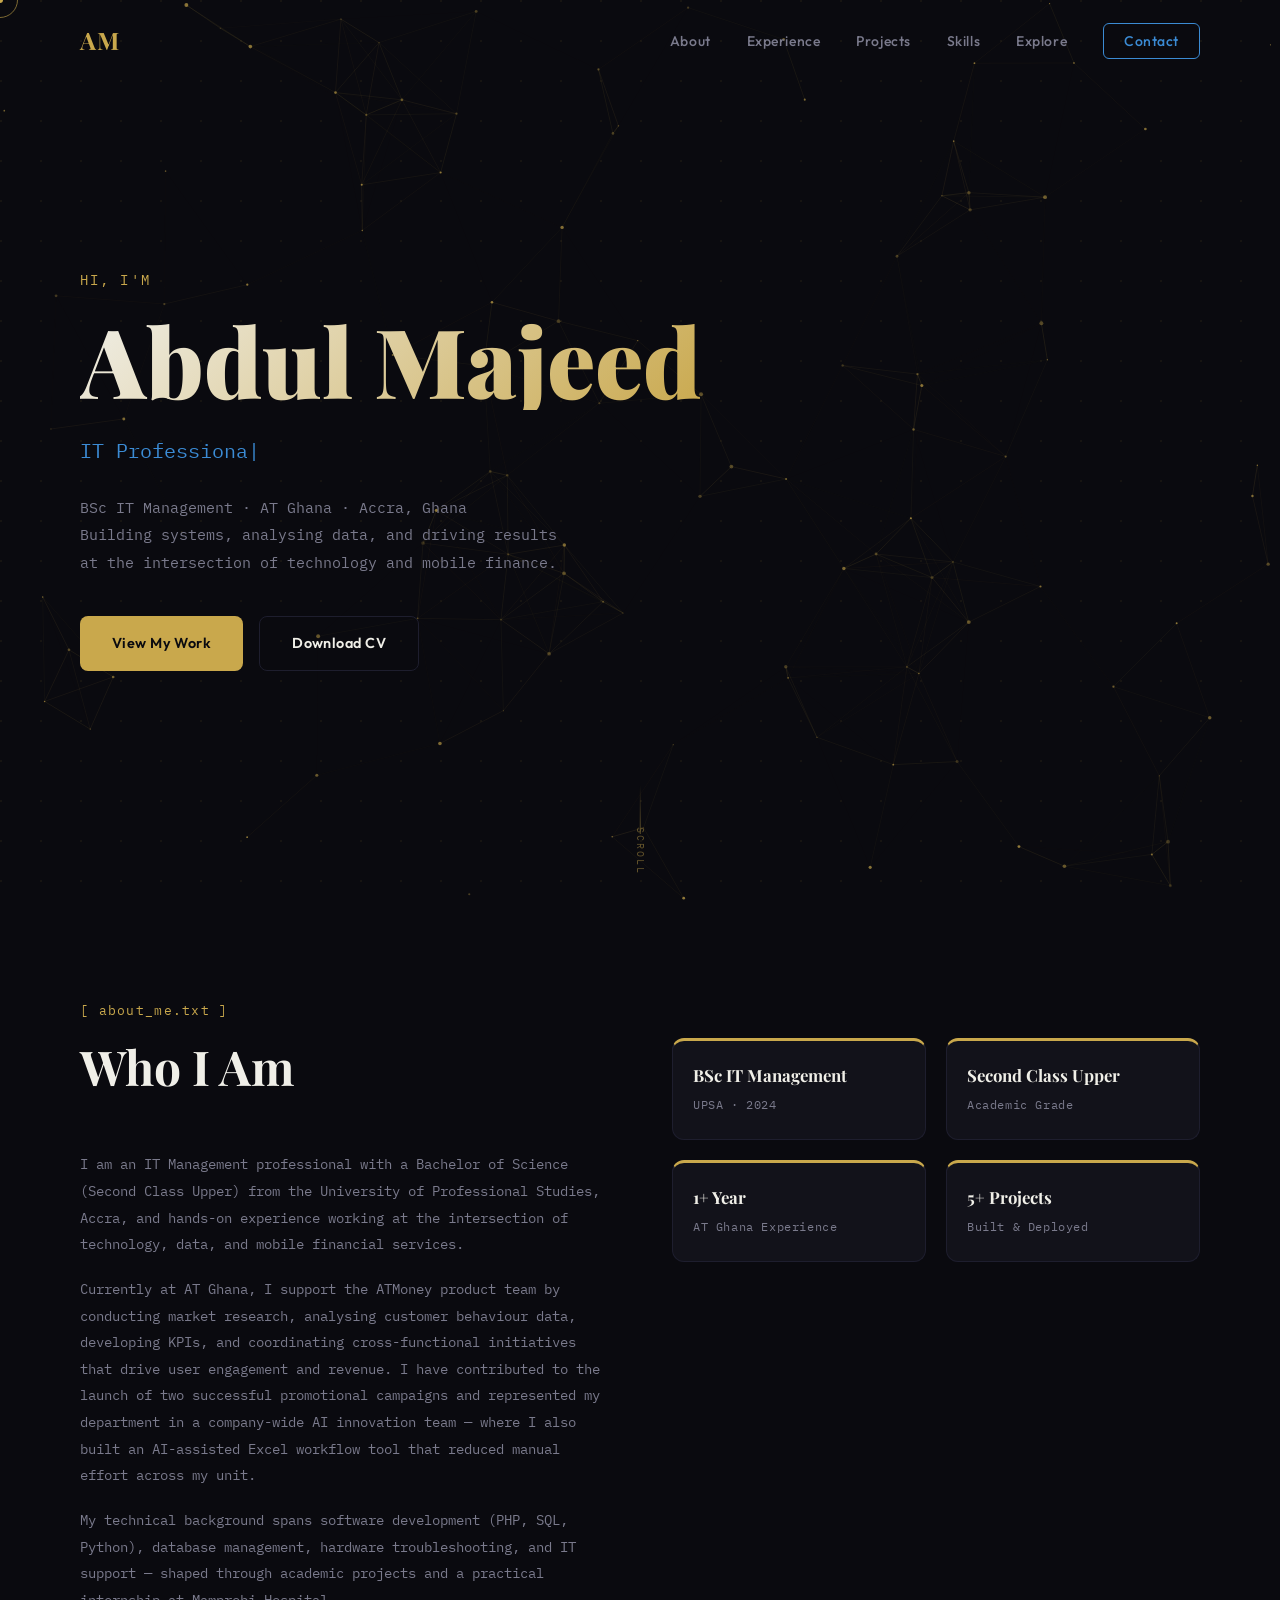
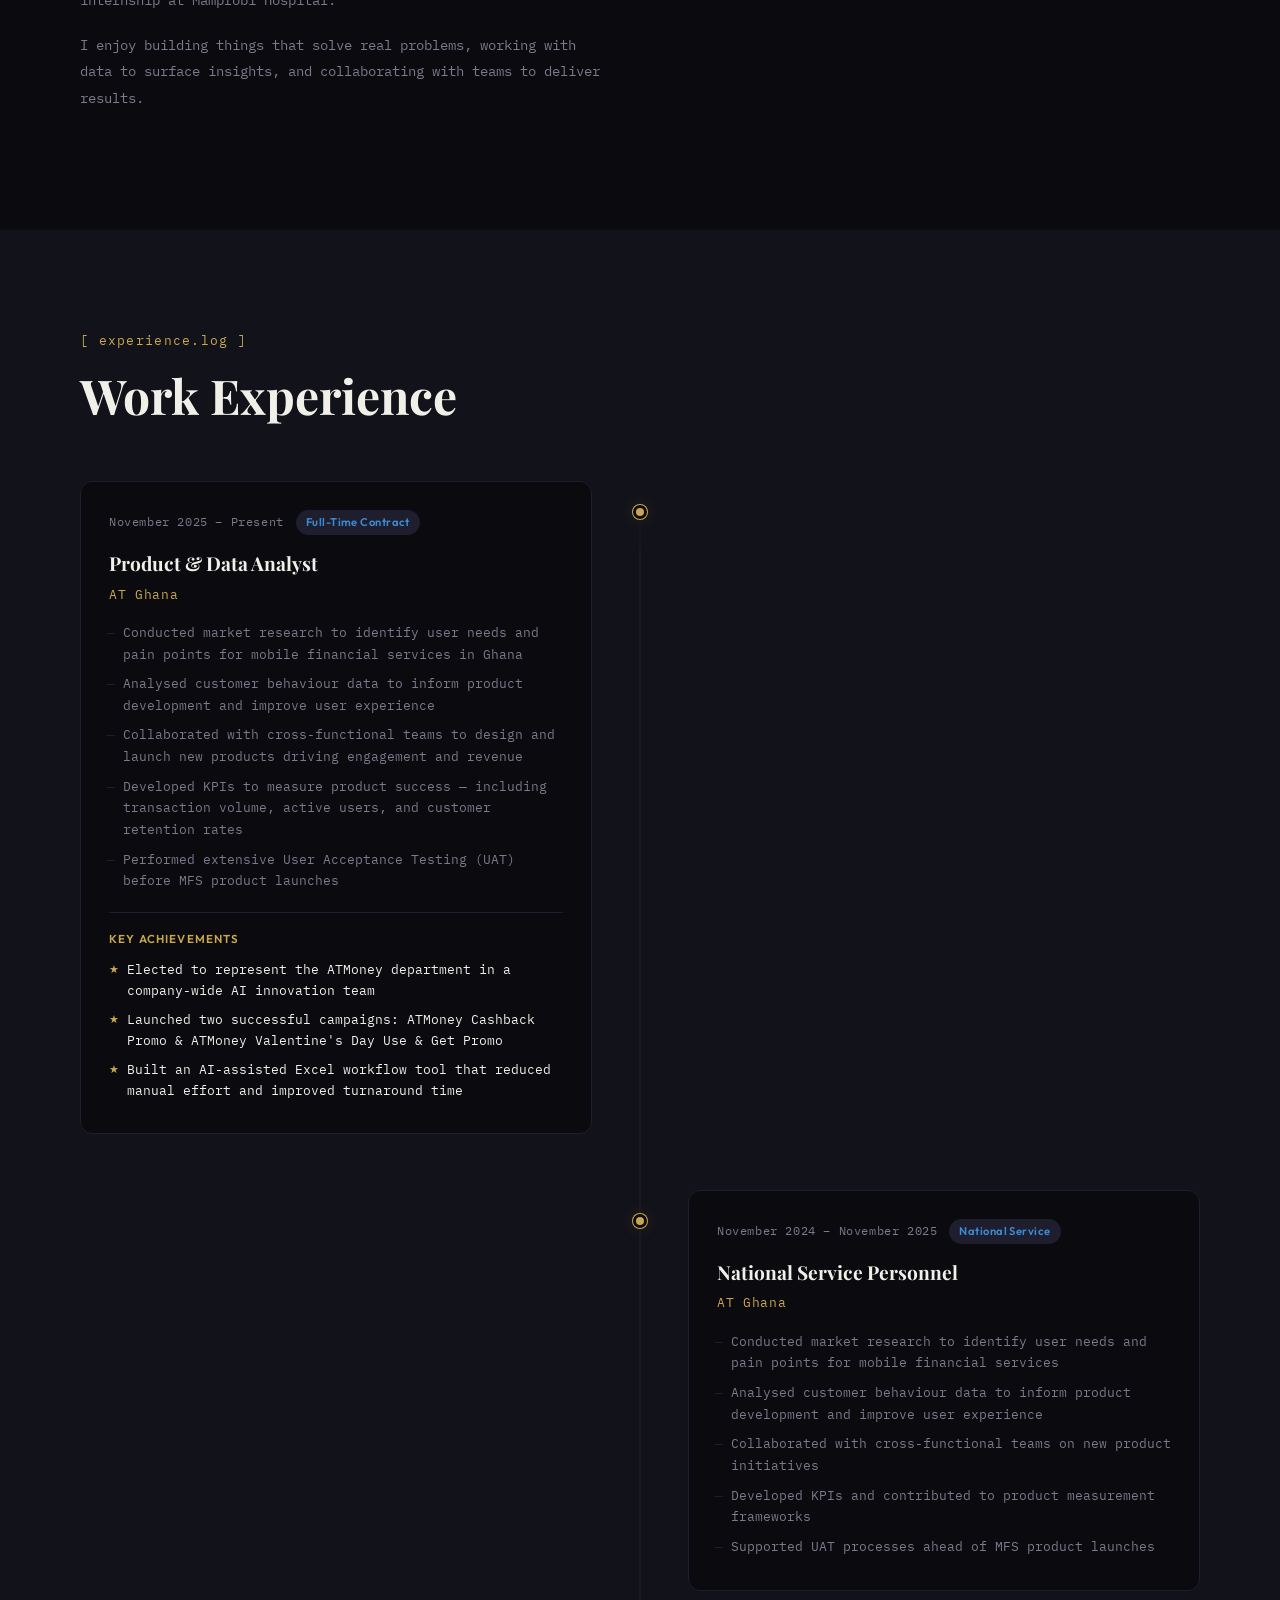
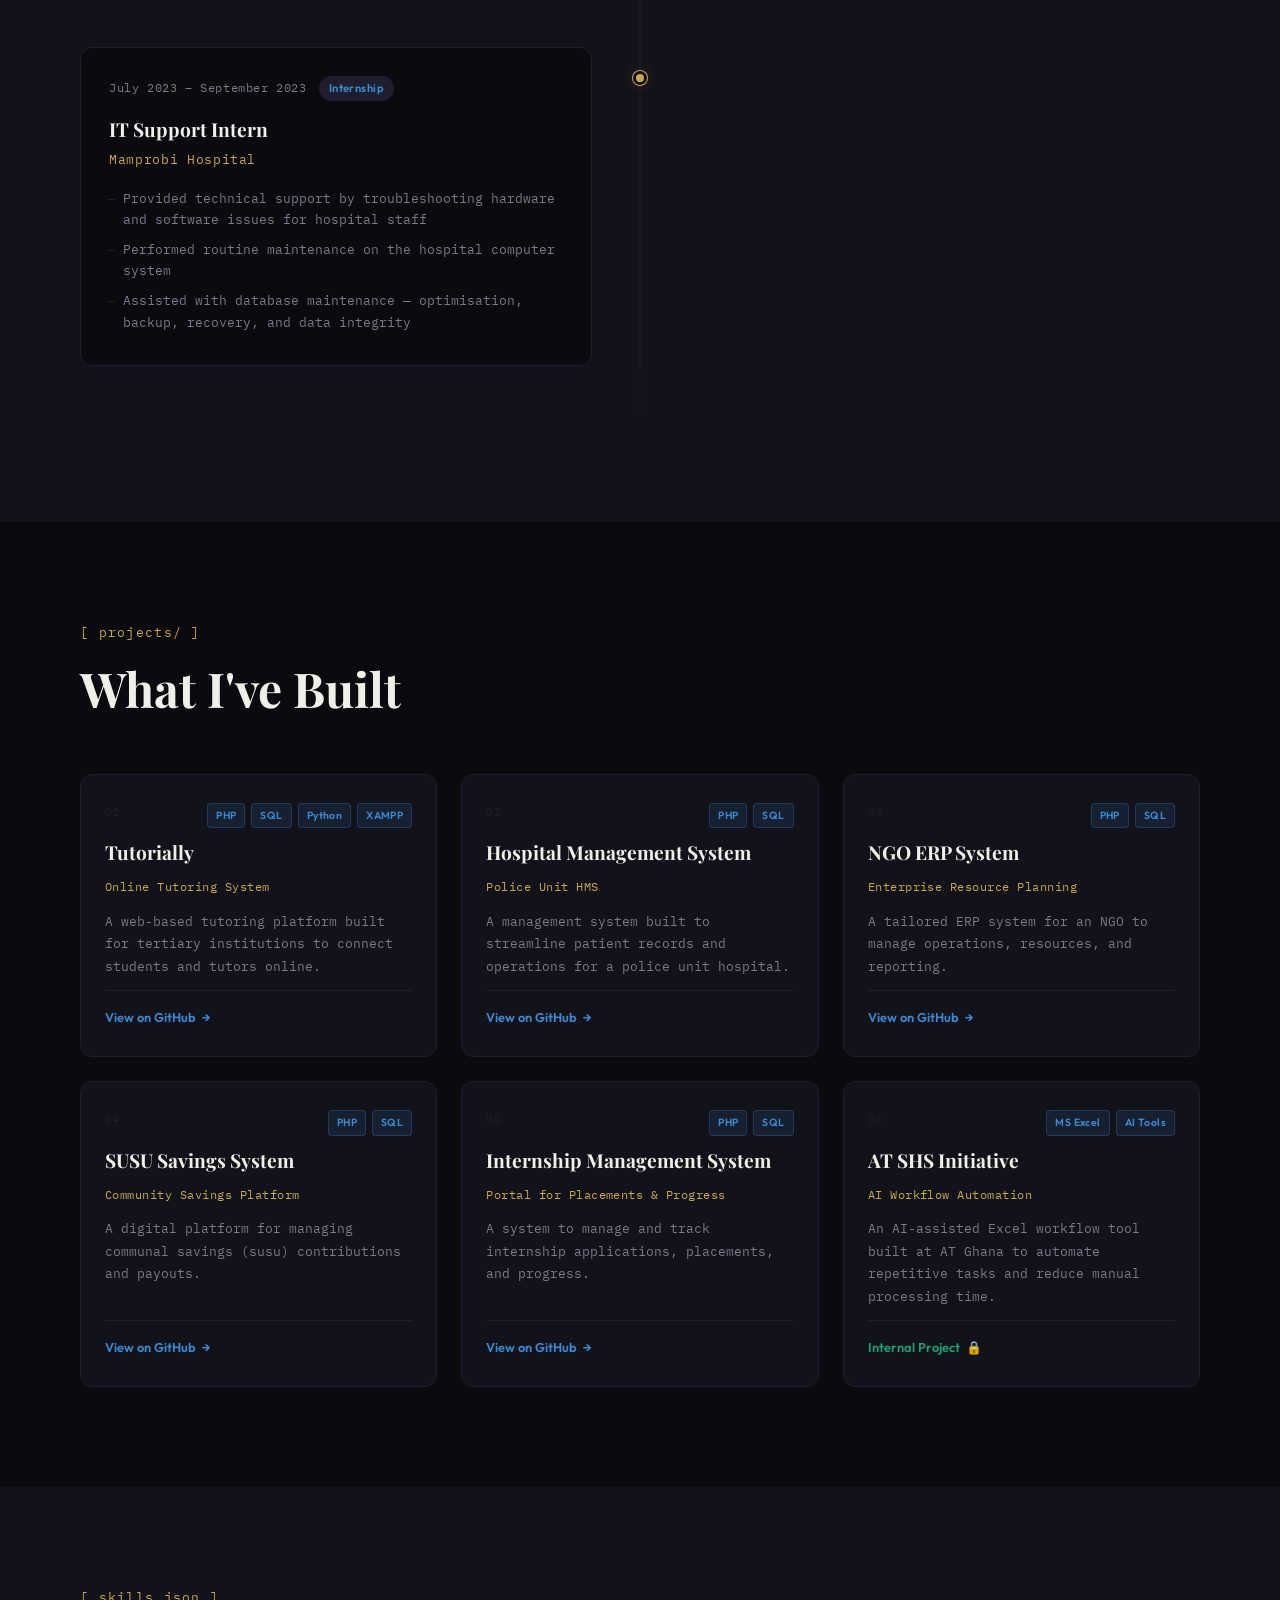
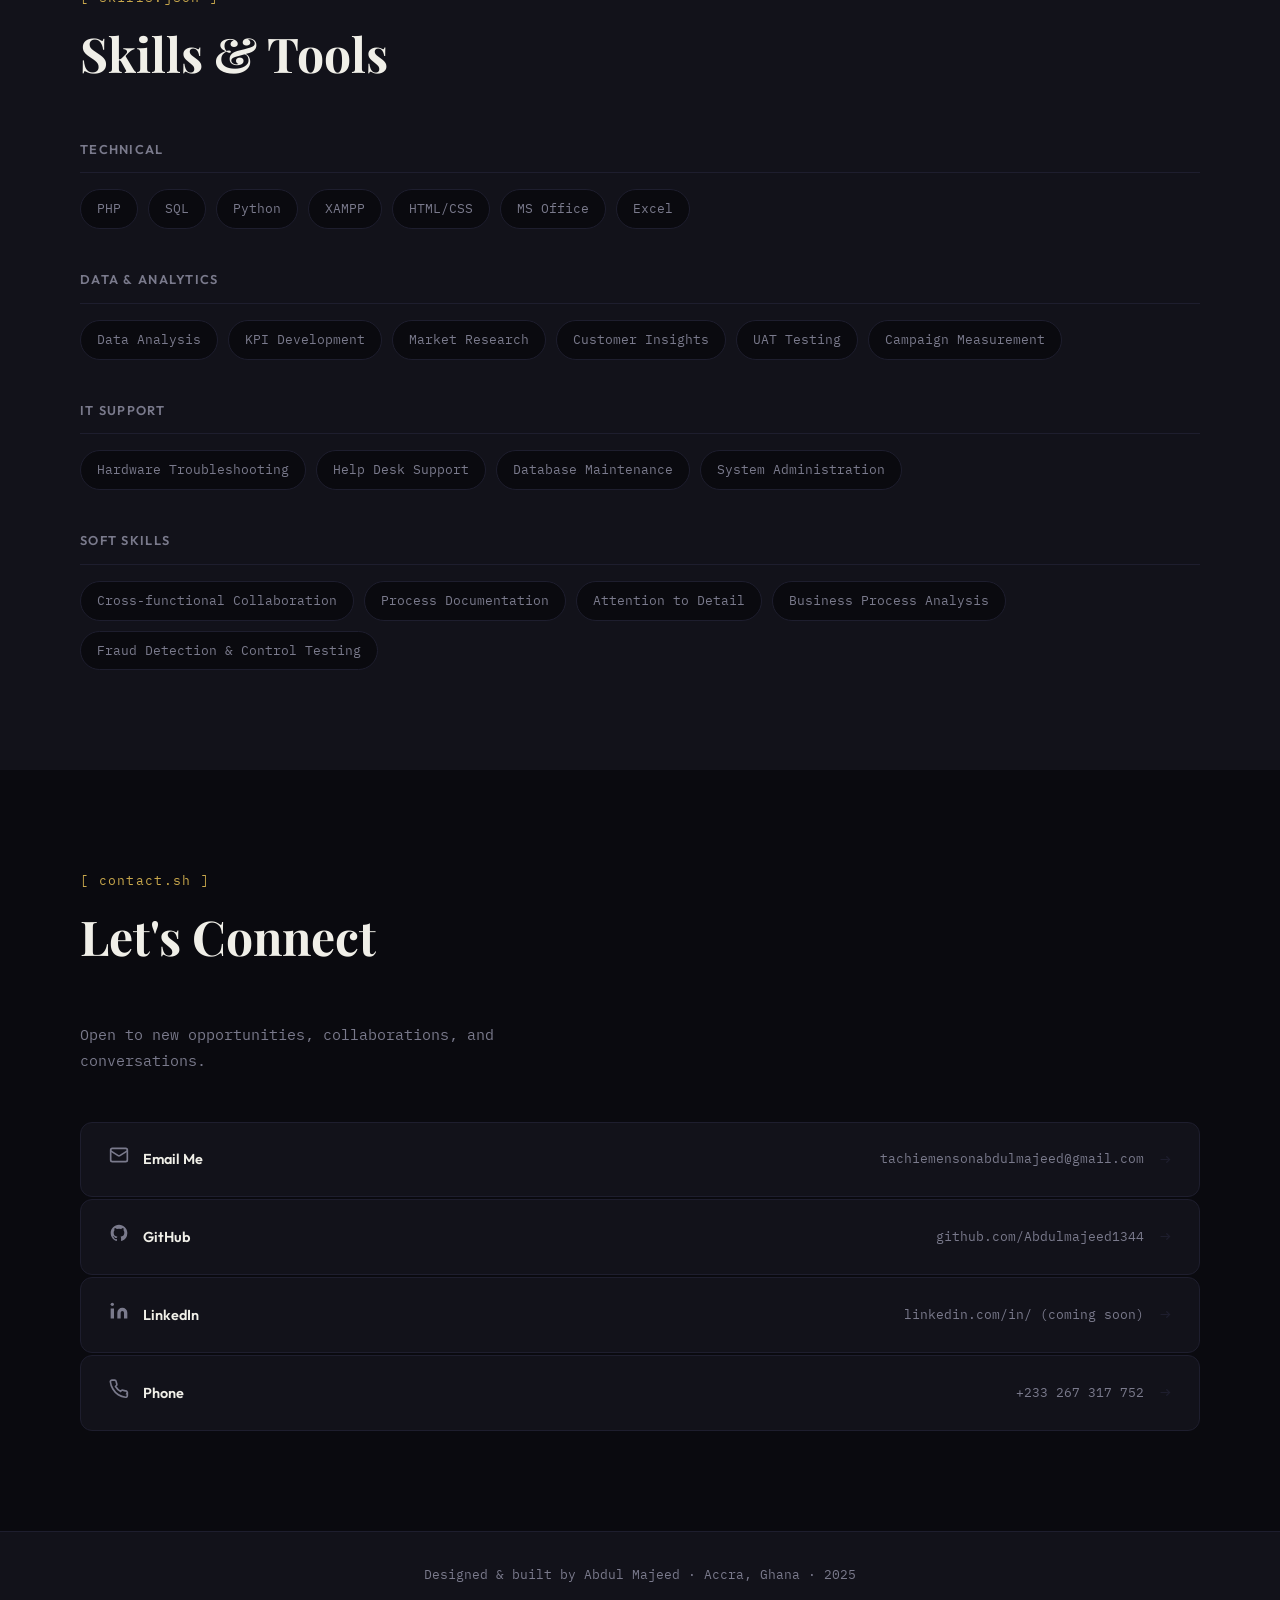
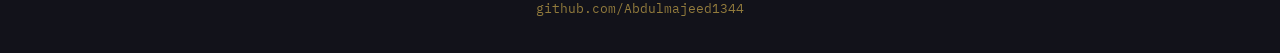
<file: index.html>
<!DOCTYPE html>
<html lang="en">
<head>
  <meta charset="UTF-8" />
  <meta name="viewport" content="width=device-width, initial-scale=1.0" />
  <title>Abdul Majeed | IT Professional — Accra, Ghana</title>
  <meta name="description" content="Portfolio of Abdul Majeed, IT Management graduate and product analyst at AT Ghana." />
  <meta property="og:title" content="Abdul Majeed | IT Professional — Accra, Ghana" />
  <meta property="og:description" content="Portfolio of Abdul Majeed, IT Management graduate and product analyst at AT Ghana." />
  <meta property="og:type" content="website" />
  <meta property="og:url" content="https://abdulmajeed1344.github.io" />
  <link rel="preconnect" href="https://fonts.googleapis.com" />
  <link rel="preconnect" href="https://fonts.gstatic.com" crossorigin />
  <link href="https://fonts.googleapis.com/css2?family=Playfair+Display:wght@400;600;700;900&family=IBM+Plex+Mono:wght@300;400;500&family=Outfit:wght@300;400;500;600;700&display=swap" rel="stylesheet" />
  <link rel="stylesheet" href="style.css" />
</head>
<body>
  <!-- Custom Cursor -->
  <div id="cursor-dot" aria-hidden="true"></div>
  <div id="cursor-ring" aria-hidden="true"></div>

  <!-- Navigation -->
  <nav id="navbar" role="navigation" aria-label="Main navigation">
    <div class="nav-inner">
      <a href="#hero" class="nav-logo" aria-label="Abdul Majeed home">AM</a>
      <button class="nav-toggle" id="nav-toggle" aria-label="Toggle navigation menu" aria-expanded="false">
        <span></span><span></span><span></span>
      </button>
      <ul class="nav-links" id="nav-links" role="list">
        <li><a href="#about" class="nav-link">About</a></li>
        <li><a href="#experience" class="nav-link">Experience</a></li>
        <li><a href="#projects" class="nav-link">Projects</a></li>
        <li><a href="#skills" class="nav-link">Skills</a></li>
        <li><a href="explore.html" class="nav-link">Explore</a></li>
        <li><a href="#contact" class="nav-link nav-cta">Contact</a></li>
      </ul>
    </div>
  </nav>

  <!-- Hero Section -->
  <section id="hero" class="hero-section" aria-label="Hero">
    <canvas id="particle-canvas" aria-hidden="true"></canvas>
    <div class="hero-grid-overlay" aria-hidden="true"></div>
    <div class="hero-content">
      <p class="hero-label reveal-hero" aria-label="Greeting">Hi, I'm</p>
      <h1 class="hero-name reveal-hero">Abdul Majeed</h1>
      <p class="hero-subtitle reveal-hero">
        <span id="typed-text" aria-live="polite"></span><span class="typed-cursor" aria-hidden="true">|</span>
      </p>
      <p class="hero-bio reveal-hero">BSc IT Management · AT Ghana · Accra, Ghana<br />Building systems, analysing data, and driving results at the intersection of technology and mobile finance.</p>
      <div class="hero-ctas reveal-hero">
        <a href="#projects" class="btn btn-primary" id="view-work-btn">View My Work</a>
        <a href="cv.pdf" class="btn btn-outline" id="download-cv-btn" download aria-label="Download CV PDF">Download CV</a>
      </div>
    </div>
    <div class="hero-scroll-hint" aria-hidden="true">
      <span class="scroll-line"></span>
      <span class="scroll-text">scroll</span>
    </div>
  </section>

  <!-- About Section -->
  <section id="about" class="section" aria-label="About">
    <div class="container">
      <p class="section-label reveal-section">[ about_me.txt ]</p>
      <div class="about-grid">
        <div class="about-left reveal-section">
          <h2 class="section-heading">Who I Am</h2>
          <p class="about-body">I am an IT Management professional with a Bachelor of Science (Second Class Upper) from the University of Professional Studies, Accra, and hands-on experience working at the intersection of technology, data, and mobile financial services.</p>
          <p class="about-body">Currently at AT Ghana, I support the ATMoney product team by conducting market research, analysing customer behaviour data, developing KPIs, and coordinating cross-functional initiatives that drive user engagement and revenue. I have contributed to the launch of two successful promotional campaigns and represented my department in a company-wide AI innovation team — where I also built an AI-assisted Excel workflow tool that reduced manual effort across my unit.</p>
          <p class="about-body">My technical background spans software development (PHP, SQL, Python), database management, hardware troubleshooting, and IT support — shaped through academic projects and a practical internship at Mamprobi Hospital.</p>
          <p class="about-body">I enjoy building things that solve real problems, working with data to surface insights, and collaborating with teams to deliver results.</p>
        </div>
        <div class="about-right reveal-section">
          <div class="stats-grid">
            <div class="stat-card">
              <span class="stat-value">BSc IT Management</span>
              <span class="stat-label">UPSA · 2024</span>
            </div>
            <div class="stat-card">
              <span class="stat-value">Second Class Upper</span>
              <span class="stat-label">Academic Grade</span>
            </div>
            <div class="stat-card">
              <span class="stat-value">1+ Year</span>
              <span class="stat-label">AT Ghana Experience</span>
            </div>
            <div class="stat-card">
              <span class="stat-value">5+ Projects</span>
              <span class="stat-label">Built &amp; Deployed</span>
            </div>
          </div>
        </div>
      </div>
    </div>
  </section>

  <!-- Experience Section -->
  <section id="experience" class="section section-dark" aria-label="Work Experience">
    <div class="container">
      <p class="section-label reveal-section">[ experience.log ]</p>
      <h2 class="section-heading reveal-section">Work Experience</h2>
      <div class="timeline">

        <div class="timeline-entry reveal-section" data-side="left">
          <div class="timeline-dot" aria-hidden="true"></div>
          <div class="timeline-card">
            <div class="timeline-header">
              <span class="timeline-date">November 2025 – Present</span>
              <span class="timeline-type">Full-Time Contract</span>
            </div>
            <h3 class="timeline-role">Product &amp; Data Analyst</h3>
            <p class="timeline-company">AT Ghana</p>
            <ul class="timeline-list">
              <li>Conducted market research to identify user needs and pain points for mobile financial services in Ghana</li>
              <li>Analysed customer behaviour data to inform product development and improve user experience</li>
              <li>Collaborated with cross-functional teams to design and launch new products driving engagement and revenue</li>
              <li>Developed KPIs to measure product success — including transaction volume, active users, and customer retention rates</li>
              <li>Performed extensive User Acceptance Testing (UAT) before MFS product launches</li>
            </ul>
            <div class="timeline-achievements">
              <p class="achievements-label">Key Achievements</p>
              <ul class="achievements-list">
                <li>Elected to represent the ATMoney department in a company-wide AI innovation team</li>
                <li>Launched two successful campaigns: ATMoney Cashback Promo &amp; ATMoney Valentine's Day Use &amp; Get Promo</li>
                <li>Built an AI-assisted Excel workflow tool that reduced manual effort and improved turnaround time</li>
              </ul>
            </div>
          </div>
        </div>

        <div class="timeline-entry reveal-section" data-side="right">
          <div class="timeline-dot" aria-hidden="true"></div>
          <div class="timeline-card">
            <div class="timeline-header">
              <span class="timeline-date">November 2024 – November 2025</span>
              <span class="timeline-type">National Service</span>
            </div>
            <h3 class="timeline-role">National Service Personnel</h3>
            <p class="timeline-company">AT Ghana</p>
            <ul class="timeline-list">
              <li>Conducted market research to identify user needs and pain points for mobile financial services</li>
              <li>Analysed customer behaviour data to inform product development and improve user experience</li>
              <li>Collaborated with cross-functional teams on new product initiatives</li>
              <li>Developed KPIs and contributed to product measurement frameworks</li>
              <li>Supported UAT processes ahead of MFS product launches</li>
            </ul>
          </div>
        </div>

        <div class="timeline-entry reveal-section" data-side="left">
          <div class="timeline-dot" aria-hidden="true"></div>
          <div class="timeline-card">
            <div class="timeline-header">
              <span class="timeline-date">July 2023 – September 2023</span>
              <span class="timeline-type">Internship</span>
            </div>
            <h3 class="timeline-role">IT Support Intern</h3>
            <p class="timeline-company">Mamprobi Hospital</p>
            <ul class="timeline-list">
              <li>Provided technical support by troubleshooting hardware and software issues for hospital staff</li>
              <li>Performed routine maintenance on the hospital computer system</li>
              <li>Assisted with database maintenance — optimisation, backup, recovery, and data integrity</li>
            </ul>
          </div>
        </div>

      </div>
    </div>
  </section>

  <!-- Projects Section -->
  <section id="projects" class="section" aria-label="Projects">
    <div class="container">
      <p class="section-label reveal-section">[ projects/ ]</p>
      <h2 class="section-heading reveal-section">What I've Built</h2>
      <div class="projects-grid">

        <article class="project-card reveal-section" aria-label="Tutorially project">
          <div class="project-card-inner">
            <div class="project-header">
              <span class="project-number">01</span>
              <div class="project-tags">
                <span class="tag">PHP</span><span class="tag">SQL</span><span class="tag">Python</span><span class="tag">XAMPP</span>
              </div>
            </div>
            <h3 class="project-name">Tutorially</h3>
            <p class="project-subtitle">Online Tutoring System</p>
            <p class="project-desc">A web-based tutoring platform built for tertiary institutions to connect students and tutors online.</p>
            <a href="https://github.com/Abdulmajeed1344" target="_blank" rel="noopener noreferrer" class="project-link" aria-label="View Tutorially on GitHub">View on GitHub <span aria-hidden="true">→</span></a>
          </div>
        </article>

        <article class="project-card reveal-section" aria-label="Hospital Management System project">
          <div class="project-card-inner">
            <div class="project-header">
              <span class="project-number">02</span>
              <div class="project-tags">
                <span class="tag">PHP</span><span class="tag">SQL</span>
              </div>
            </div>
            <h3 class="project-name">Hospital Management System</h3>
            <p class="project-subtitle">Police Unit HMS</p>
            <p class="project-desc">A management system built to streamline patient records and operations for a police unit hospital.</p>
            <a href="https://github.com/Abdulmajeed1344" target="_blank" rel="noopener noreferrer" class="project-link" aria-label="View Hospital Management System on GitHub">View on GitHub <span aria-hidden="true">→</span></a>
          </div>
        </article>

        <article class="project-card reveal-section" aria-label="NGO ERP System project">
          <div class="project-card-inner">
            <div class="project-header">
              <span class="project-number">03</span>
              <div class="project-tags">
                <span class="tag">PHP</span><span class="tag">SQL</span>
              </div>
            </div>
            <h3 class="project-name">NGO ERP System</h3>
            <p class="project-subtitle">Enterprise Resource Planning</p>
            <p class="project-desc">A tailored ERP system for an NGO to manage operations, resources, and reporting.</p>
            <a href="https://github.com/Abdulmajeed1344" target="_blank" rel="noopener noreferrer" class="project-link" aria-label="View NGO ERP System on GitHub">View on GitHub <span aria-hidden="true">→</span></a>
          </div>
        </article>

        <article class="project-card reveal-section" aria-label="SUSU Savings System project">
          <div class="project-card-inner">
            <div class="project-header">
              <span class="project-number">04</span>
              <div class="project-tags">
                <span class="tag">PHP</span><span class="tag">SQL</span>
              </div>
            </div>
            <h3 class="project-name">SUSU Savings System</h3>
            <p class="project-subtitle">Community Savings Platform</p>
            <p class="project-desc">A digital platform for managing communal savings (susu) contributions and payouts.</p>
            <a href="https://github.com/Abdulmajeed1344" target="_blank" rel="noopener noreferrer" class="project-link" aria-label="View SUSU Savings System on GitHub">View on GitHub <span aria-hidden="true">→</span></a>
          </div>
        </article>

        <article class="project-card reveal-section" aria-label="Internship Management System project">
          <div class="project-card-inner">
            <div class="project-header">
              <span class="project-number">05</span>
              <div class="project-tags">
                <span class="tag">PHP</span><span class="tag">SQL</span>
              </div>
            </div>
            <h3 class="project-name">Internship Management System</h3>
            <p class="project-subtitle">Portal for Placements &amp; Progress</p>
            <p class="project-desc">A system to manage and track internship applications, placements, and progress.</p>
            <a href="https://github.com/Abdulmajeed1344" target="_blank" rel="noopener noreferrer" class="project-link" aria-label="View Internship Management System on GitHub">View on GitHub <span aria-hidden="true">→</span></a>
          </div>
        </article>

        <article class="project-card reveal-section project-internal" aria-label="AT SHS Initiative project">
          <div class="project-card-inner">
            <div class="project-header">
              <span class="project-number">06</span>
              <div class="project-tags">
                <span class="tag">MS Excel</span><span class="tag">AI Tools</span>
              </div>
            </div>
            <h3 class="project-name">AT SHS Initiative</h3>
            <p class="project-subtitle">AI Workflow Automation</p>
            <p class="project-desc">An AI-assisted Excel workflow tool built at AT Ghana to automate repetitive tasks and reduce manual processing time.</p>
            <span class="project-link internal" aria-label="Internal project">Internal Project <span aria-hidden="true">🔒</span></span>
          </div>
        </article>

      </div>
    </div>
  </section>

  <!-- Skills Section -->
  <section id="skills" class="section section-dark" aria-label="Skills and Tools">
    <div class="container">
      <p class="section-label reveal-section">[ skills.json ]</p>
      <h2 class="section-heading reveal-section">Skills &amp; Tools</h2>
      <div class="skills-container">

        <div class="skill-group reveal-section">
          <h3 class="skill-group-label">Technical</h3>
          <div class="skill-tags">
            <span class="skill-tag">PHP</span>
            <span class="skill-tag">SQL</span>
            <span class="skill-tag">Python</span>
            <span class="skill-tag">XAMPP</span>
            <span class="skill-tag">HTML/CSS</span>
            <span class="skill-tag">MS Office</span>
            <span class="skill-tag">Excel</span>
          </div>
        </div>

        <div class="skill-group reveal-section">
          <h3 class="skill-group-label">Data &amp; Analytics</h3>
          <div class="skill-tags">
            <span class="skill-tag">Data Analysis</span>
            <span class="skill-tag">KPI Development</span>
            <span class="skill-tag">Market Research</span>
            <span class="skill-tag">Customer Insights</span>
            <span class="skill-tag">UAT Testing</span>
            <span class="skill-tag">Campaign Measurement</span>
          </div>
        </div>

        <div class="skill-group reveal-section">
          <h3 class="skill-group-label">IT Support</h3>
          <div class="skill-tags">
            <span class="skill-tag">Hardware Troubleshooting</span>
            <span class="skill-tag">Help Desk Support</span>
            <span class="skill-tag">Database Maintenance</span>
            <span class="skill-tag">System Administration</span>
          </div>
        </div>

        <div class="skill-group reveal-section">
          <h3 class="skill-group-label">Soft Skills</h3>
          <div class="skill-tags">
            <span class="skill-tag">Cross-functional Collaboration</span>
            <span class="skill-tag">Process Documentation</span>
            <span class="skill-tag">Attention to Detail</span>
            <span class="skill-tag">Business Process Analysis</span>
            <span class="skill-tag">Fraud Detection &amp; Control Testing</span>
          </div>
        </div>

      </div>
    </div>
  </section>

  <!-- Contact Section -->
  <section id="contact" class="section" aria-label="Contact">
    <div class="container">
      <p class="section-label reveal-section">[ contact.sh ]</p>
      <h2 class="section-heading reveal-section">Let's Connect</h2>
      <p class="contact-intro reveal-section">Open to new opportunities, collaborations, and conversations.</p>
      <div class="contact-links reveal-section">

        <a href="mailto:tachiemensonabdulmajeed@gmail.com" class="contact-row" id="contact-email" aria-label="Send email to Abdul Majeed">
          <div class="contact-row-left">
            <span class="contact-icon" aria-hidden="true">
              <svg width="20" height="20" viewBox="0 0 24 24" fill="none" stroke="currentColor" stroke-width="2"><rect x="2" y="4" width="20" height="16" rx="2"/><path d="m22 7-8.97 5.7a1.94 1.94 0 0 1-2.06 0L2 7"/></svg>
            </span>
            <span class="contact-label">Email Me</span>
          </div>
          <div class="contact-row-right">
            <span class="contact-value">tachiemensonabdulmajeed@gmail.com</span>
            <span class="contact-arrow" aria-hidden="true">→</span>
          </div>
        </a>

        <a href="https://github.com/Abdulmajeed1344" target="_blank" rel="noopener noreferrer" class="contact-row" id="contact-github" aria-label="View Abdul Majeed's GitHub profile">
          <div class="contact-row-left">
            <span class="contact-icon" aria-hidden="true">
              <svg width="20" height="20" viewBox="0 0 24 24" fill="currentColor"><path d="M12 2C6.477 2 2 6.484 2 12.017c0 4.425 2.865 8.18 6.839 9.504.5.092.682-.217.682-.483 0-.237-.008-.868-.013-1.703-2.782.605-3.369-1.343-3.369-1.343-.454-1.158-1.11-1.466-1.11-1.466-.908-.62.069-.608.069-.608 1.003.07 1.531 1.032 1.531 1.032.892 1.53 2.341 1.088 2.91.832.092-.647.35-1.088.636-1.338-2.22-.253-4.555-1.113-4.555-4.951 0-1.093.39-1.988 1.029-2.688-.103-.253-.446-1.272.098-2.65 0 0 .84-.27 2.75 1.026A9.564 9.564 0 0 1 12 6.844a9.59 9.59 0 0 1 2.504.337c1.909-1.296 2.747-1.027 2.747-1.027.546 1.379.202 2.398.1 2.651.64.7 1.028 1.595 1.028 2.688 0 3.848-2.339 4.695-4.566 4.943.359.309.678.92.678 1.855 0 1.338-.012 2.419-.012 2.747 0 .268.18.58.688.482A10.02 10.02 0 0 0 22 12.017C22 6.484 17.522 2 12 2z"/></svg>
            </span>
            <span class="contact-label">GitHub</span>
          </div>
          <div class="contact-row-right">
            <span class="contact-value">github.com/Abdulmajeed1344</span>
            <span class="contact-arrow" aria-hidden="true">→</span>
          </div>
        </a>

        <a href="https://linkedin.com/in/" target="_blank" rel="noopener noreferrer" class="contact-row" id="contact-linkedin" aria-label="View Abdul Majeed's LinkedIn profile">
          <div class="contact-row-left">
            <span class="contact-icon" aria-hidden="true">
              <svg width="20" height="20" viewBox="0 0 24 24" fill="currentColor"><path d="M16 8a6 6 0 0 1 6 6v7h-4v-7a2 2 0 0 0-2-2 2 2 0 0 0-2 2v7h-4v-7a6 6 0 0 1 6-6zM2 9h4v12H2z"/><circle cx="4" cy="4" r="2"/></svg>
            </span>
            <span class="contact-label">LinkedIn</span>
          </div>
          <div class="contact-row-right">
            <span class="contact-value">linkedin.com/in/ (coming soon)</span>
            <span class="contact-arrow" aria-hidden="true">→</span>
          </div>
        </a>

        <a href="tel:+233267317752" class="contact-row" id="contact-phone" aria-label="Call Abdul Majeed">
          <div class="contact-row-left">
            <span class="contact-icon" aria-hidden="true">
              <svg width="20" height="20" viewBox="0 0 24 24" fill="none" stroke="currentColor" stroke-width="2"><path d="M22 16.92v3a2 2 0 0 1-2.18 2 19.79 19.79 0 0 1-8.63-3.07A19.5 19.5 0 0 1 4.69 12a19.79 19.79 0 0 1-3.07-8.67A2 2 0 0 1 3.6 1.27h3a2 2 0 0 1 2 1.72c.127.96.361 1.903.7 2.81a2 2 0 0 1-.45 2.11L7.91 8.97a16 16 0 0 0 5.88 5.88l.92-.92a2 2 0 0 1 2.11-.45c.907.339 1.85.573 2.81.7A2 2 0 0 1 21.73 17z"/></svg>
            </span>
            <span class="contact-label">Phone</span>
          </div>
          <div class="contact-row-right">
            <span class="contact-value">+233 267 317 752</span>
            <span class="contact-arrow" aria-hidden="true">→</span>
          </div>
        </a>

      </div>
    </div>
  </section>

  <!-- Footer -->
  <footer class="footer" role="contentinfo">
    <div class="container">
      <p class="footer-text">Designed &amp; built by Abdul Majeed · Accra, Ghana · 2025</p>
      <a href="https://github.com/Abdulmajeed1344" target="_blank" rel="noopener noreferrer" class="footer-link" aria-label="Abdul Majeed's GitHub">github.com/Abdulmajeed1344</a>
    </div>
  </footer>

  <script src="script.js"></script>
</body>
</html>
</file>
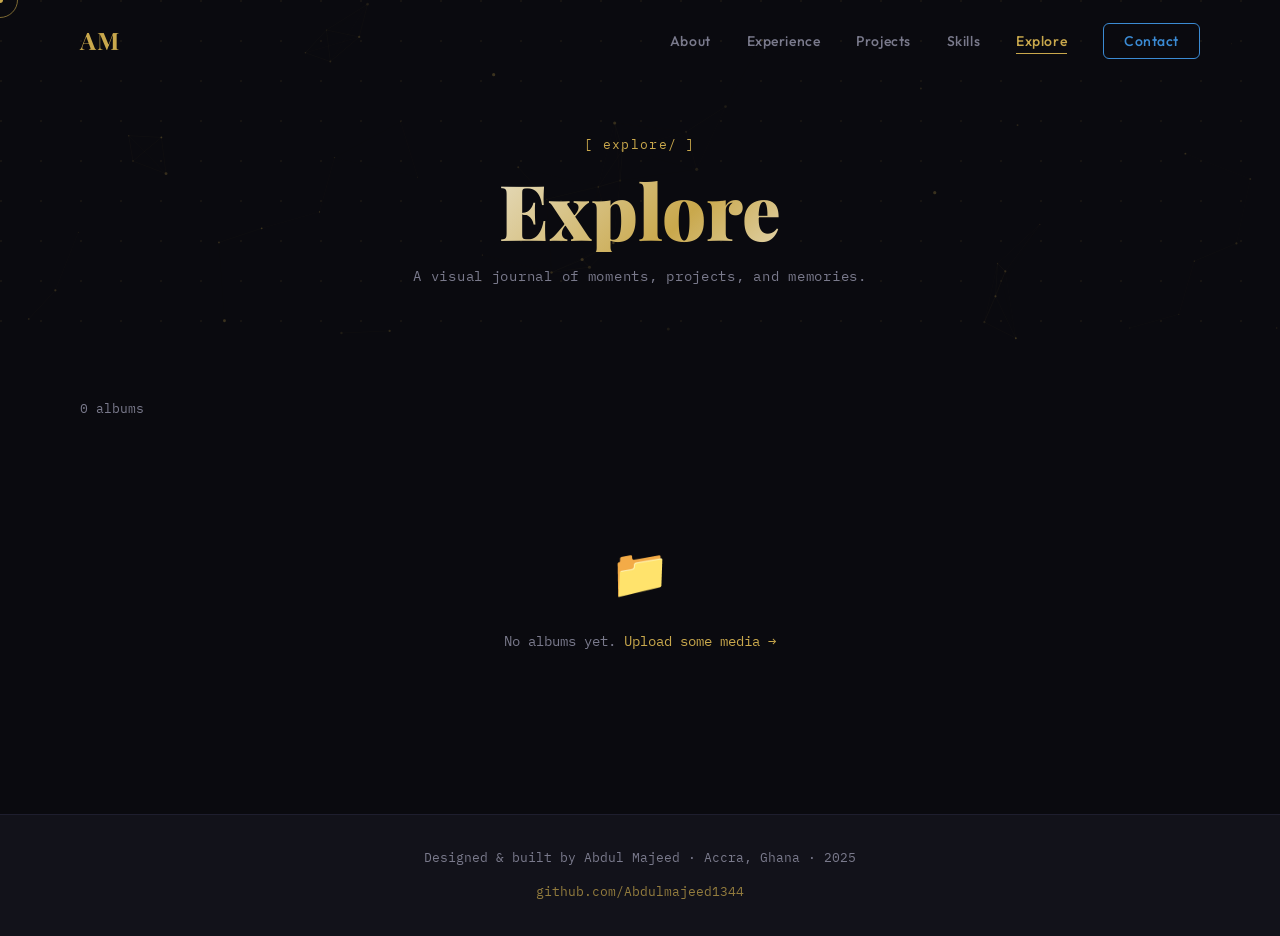
<file: explore.html>
<!DOCTYPE html>
<html lang="en">
<head>
  <meta charset="UTF-8" />
  <meta name="viewport" content="width=device-width, initial-scale=1.0" />
  <title>Explore — Abdul Majeed</title>
  <meta name="description" content="Visual media gallery — Abdul Majeed's collection of moments, projects, and memories." />
  <link rel="preconnect" href="https://fonts.googleapis.com" />
  <link rel="preconnect" href="https://fonts.gstatic.com" crossorigin />
  <link href="https://fonts.googleapis.com/css2?family=Playfair+Display:wght@400;600;700;900&family=IBM+Plex+Mono:wght@300;400;500&family=Outfit:wght@300;400;500;600;700&display=swap" rel="stylesheet" />
  <link rel="stylesheet" href="style.css" />
  <link rel="stylesheet" href="explore.css" />
</head>
<body>
  <!-- Custom Cursor -->
  <div id="cursor-dot" aria-hidden="true"></div>
  <div id="cursor-ring" aria-hidden="true"></div>

  <!-- Navigation -->
  <nav id="navbar" role="navigation" aria-label="Main navigation">
    <div class="nav-inner">
      <a href="index.html" class="nav-logo" aria-label="Abdul Majeed home">AM</a>
      <button class="nav-toggle" id="nav-toggle" aria-label="Toggle navigation menu" aria-expanded="false">
        <span></span><span></span><span></span>
      </button>
      <ul class="nav-links" id="nav-links" role="list">
        <li><a href="index.html#about" class="nav-link">About</a></li>
        <li><a href="index.html#experience" class="nav-link">Experience</a></li>
        <li><a href="index.html#projects" class="nav-link">Projects</a></li>
        <li><a href="index.html#skills" class="nav-link">Skills</a></li>
        <li><a href="explore.html" class="nav-link nav-active-page">Explore</a></li>
        <li><a href="index.html#contact" class="nav-link nav-cta">Contact</a></li>
      </ul>
    </div>
  </nav>

  <!-- Hero Header -->
  <header class="explore-header" aria-label="Explore gallery header">
    <canvas id="explore-canvas" aria-hidden="true"></canvas>
    <div class="hero-grid-overlay" aria-hidden="true"></div>
    <div class="explore-header-content">
      <p class="section-label reveal-item" style="margin-bottom:12px;">[ explore/ ]</p>
      <h1 class="explore-heading reveal-item">Explore</h1>
      <p class="explore-subheading reveal-item">A visual journal of moments, projects, and memories.</p>
    </div>
  </header>

  <!-- Main Content -->
  <main id="explore-main" role="main">

    <!-- ─── ALBUMS VIEW ─────────────────────────────── -->
    <section id="albums-view" class="explore-section" aria-label="Photo albums">
      <div class="container">
        <div class="explore-toolbar">
          <p class="explore-count" id="album-count" aria-live="polite">Loading albums…</p>
        </div>
        <div class="albums-grid" id="albums-grid" role="list" aria-label="Albums">
          <!-- Skeleton loaders -->
          <div class="album-skeleton" aria-hidden="true"></div>
          <div class="album-skeleton" aria-hidden="true"></div>
          <div class="album-skeleton" aria-hidden="true"></div>
        </div>
        <div class="empty-state" id="albums-empty" hidden>
          <span class="empty-icon" aria-hidden="true">📁</span>
          <p>No albums yet. <a href="upload.html">Upload some media →</a></p>
        </div>
      </div>
    </section>

    <!-- ─── ALBUM MEDIA VIEW ────────────────────────── -->
    <section id="media-view" class="explore-section" hidden aria-label="Album media">
      <div class="container">
        <div class="media-toolbar">
          <button class="back-btn" id="back-btn" aria-label="Back to all albums">
            <svg width="16" height="16" viewBox="0 0 24 24" fill="none" stroke="currentColor" stroke-width="2.5"><path d="m15 18-6-6 6-6"/></svg>
            Back to Albums
          </button>
          <div class="media-toolbar-right">
            <h2 class="media-album-title" id="media-album-title"></h2>
            <p class="media-album-desc" id="media-album-desc" style="color:var(--muted);font-family:var(--font-body);font-size:0.85rem;margin-top:4px;display:none;"></p>
            <span class="media-count" id="media-count" aria-live="polite"></span>
          </div>
        </div>
        <div class="masonry-grid" id="masonry-grid" role="list" aria-label="Album media items">
          <!-- items injected by JS -->
        </div>
        <div class="empty-state" id="media-empty" hidden>
          <span class="empty-icon" aria-hidden="true">🖼️</span>
          <p>This album is empty. <a href="upload.html">Add media →</a></p>
        </div>
      </div>
    </section>

  </main>

  <!-- ─── LIGHTBOX ────────────────────────────────── -->
  <div id="lightbox" class="lightbox" role="dialog" aria-modal="true" aria-label="Media lightbox" hidden>
    <div class="lightbox-backdrop" id="lightbox-backdrop"></div>
    <button class="lightbox-close" id="lightbox-close" aria-label="Close lightbox">✕</button>
    <button class="lightbox-nav lightbox-prev" id="lightbox-prev" aria-label="Previous item">
      <svg width="24" height="24" viewBox="0 0 24 24" fill="none" stroke="currentColor" stroke-width="2.5"><path d="m15 18-6-6 6-6"/></svg>
    </button>
    <div class="lightbox-content" id="lightbox-content" aria-live="polite">
      <!-- media injected by JS -->
    </div>
    <button class="lightbox-nav lightbox-next" id="lightbox-next" aria-label="Next item">
      <svg width="24" height="24" viewBox="0 0 24 24" fill="none" stroke="currentColor" stroke-width="2.5"><path d="m9 18 6-6-6-6"/></svg>
    </button>
    <p class="lightbox-caption" id="lightbox-caption"></p>
    <p class="lightbox-counter" id="lightbox-counter" aria-live="polite"></p>
  </div>

  <footer class="footer" role="contentinfo">
    <div class="container">
      <p class="footer-text">Designed &amp; built by Abdul Majeed · Accra, Ghana · 2025</p>
      <a href="https://github.com/Abdulmajeed1344" target="_blank" rel="noopener noreferrer" class="footer-link" aria-label="Abdul Majeed's GitHub">github.com/Abdulmajeed1344</a>
    </div>
  </footer>

  <script type="module" src="explore.js"></script>
</body>
</html>
</file>
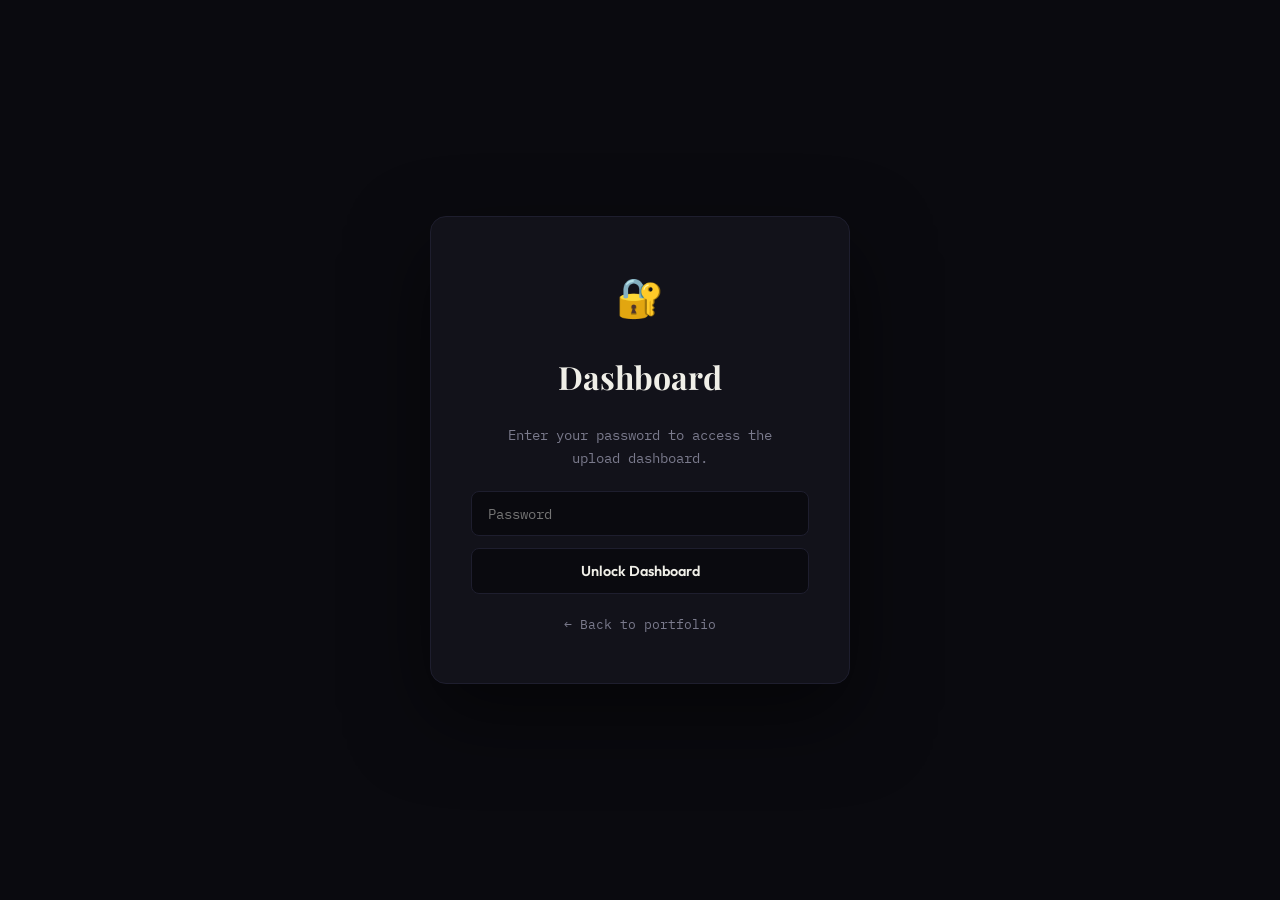
<file: upload.html>
<!DOCTYPE html>
<html lang="en">
<head>
  <meta charset="UTF-8" />
  <meta name="viewport" content="width=device-width, initial-scale=1.0" />
  <title>Upload Dashboard — Abdul Majeed</title>
  <meta name="robots" content="noindex, nofollow" />
  <link rel="preconnect" href="https://fonts.googleapis.com" />
  <link rel="preconnect" href="https://fonts.gstatic.com" crossorigin />
  <link href="https://fonts.googleapis.com/css2?family=Playfair+Display:wght@400;600;700;900&family=IBM+Plex+Mono:wght@300;400;500&family=Outfit:wght@300;400;500;600;700&display=swap" rel="stylesheet" />
  <link rel="stylesheet" href="style.css" />
  <link rel="stylesheet" href="upload.css?v=9" />
</head>
<body>

  <!-- ─── LOGIN SCREEN ──────────────────────────────────────────── -->
  <div id="login-screen" class="login-screen">
    <div class="login-card">
      <span style="font-size:2.4rem;">🔐</span>
      <h1 class="login-title">Dashboard</h1>
      <p class="login-sub">Enter your password to access the upload dashboard.</p>
      <div style="width:100%;display:flex;flex-direction:column;gap:12px;">
        <input
          id="password-input"
          type="password"
          placeholder="Password"
          autocomplete="current-password"
          style="
            width:100%;box-sizing:border-box;
            background:var(--bg);border:1px solid var(--border);
            border-radius:8px;padding:12px 16px;
            font-family:var(--font-body);font-size:0.9rem;
            color:var(--text);transition:border-color 0.2s;
          "
        />
        <p id="pw-error" style="color:#f07070;font-family:var(--font-body);font-size:0.78rem;display:none;margin:0;">
          ✕ Incorrect password. Try again.
        </p>
        <button id="pw-submit" class="btn-google">Unlock Dashboard</button>
      </div>
      <a href="index.html" class="login-back">← Back to portfolio</a>
    </div>
  </div>

  <!-- ─── DASHBOARD ──────────────────────────────────────────────── -->
  <div id="dashboard" class="dashboard" hidden>

    <!-- Top Bar -->
    <div class="dash-topbar">
      <span class="dash-title">📁 Upload Dashboard</span>
      <div class="dash-topbar-right">
        <a href="explore.html" target="_blank" class="btn-action" style="color:var(--gold);border-color:rgba(201,168,76,0.4);display:inline-flex;align-items:center;gap:6px;text-decoration:none;">
          👁️ View Live Gallery
        </a>
        <span class="dash-user" id="dash-user-email">Abdul Majeed</span>
        <button class="btn-signout-sm" id="sign-out-btn">Lock</button>
      </div>
    </div>

    <!-- Body -->
    <div class="dash-body">

      <!-- Sidebar -->
      <aside class="dash-sidebar" aria-label="Albums sidebar">
        <div class="sidebar-header">
          <span class="sidebar-title">Albums</span>
          <button class="btn-new-album" id="new-album-btn" aria-label="Create new album">+ New</button>
        </div>
        <ul class="album-list" id="album-list" role="list" aria-label="Album list">
          <li class="album-list-loading">Loading…</li>
        </ul>
      </aside>

      <!-- Main Panel -->
      <main class="dash-main" aria-label="Album content panel">

        <!-- Empty state: no album selected -->
        <div class="dash-empty" id="dash-no-album">
          <span class="dash-empty-icon">📂</span>
          <p>Select an album from the sidebar, or create a new one.</p>
        </div>

        <!-- Album panel -->
        <div id="dash-album-panel" hidden>
          <div class="album-panel-header">
            <div>
              <h2 class="album-panel-title" id="panel-album-name"></h2>
              <p class="album-panel-meta" id="panel-album-meta"></p>
            </div>
            <div class="album-panel-actions">
              <button class="btn-action btn-rename" id="rename-album-btn" aria-label="Rename album">Rename</button>
              <button class="btn-action btn-delete-album" id="delete-album-btn" aria-label="Delete album">Delete Album</button>
              <button class="btn-action btn-upload" id="open-upload-btn" aria-label="Upload media">+ Upload Media</button>
            </div>
          </div>

          <ul class="dash-media-grid" id="dash-media-grid" role="list" aria-label="Uploaded media"></ul>
          <p class="dash-media-empty" id="dash-media-empty" hidden>No media in this album yet. Click "Upload Media" to add some.</p>
        <!-- Debug log panel -->
        <div id="debug-panel" style="margin-top:28px;padding:16px;background:rgba(15,15,22,0.9);border:1px solid rgba(201,168,76,0.3);border-radius:10px;font-family:monospace;font-size:0.78rem;color:#aaa;display:none;">
          <div style="font-weight:bold;color:var(--gold);margin-bottom:8px;display:flex;align-items:center;justify-content:space-between;">
            <span>🐞 System API Debug Log</span>
            <button onclick="document.getElementById('debug-log').innerHTML='';" style="background:none;border:none;color:var(--muted);cursor:pointer;font-size:0.7rem;">Clear Log</button>
          </div>
          <div id="debug-log" style="max-height:160px;overflow-y:auto;display:flex;flex-direction:column;gap:4px;"></div>
        </div>

      </main>
    </div>
  </div>

  <!-- ─── NEW ALBUM MODAL ──────────────────────────────────────── -->
  <div class="modal-overlay" id="new-album-modal" hidden role="dialog" aria-modal="true" aria-label="Create new album">
    <div class="modal-card modal-card--sm">
      <div class="modal-header">
        <h2 class="modal-title">New Album</h2>
        <button class="modal-close" id="new-album-close" aria-label="Close">✕</button>
      </div>
      <div class="caption-field">
        <label class="caption-label" for="new-album-name">Album Name</label>
        <input class="caption-input" id="new-album-name" type="text" maxlength="80" placeholder="e.g. Project Photos & Notes" />
      </div>
      <div class="caption-field">
        <label class="caption-label" for="new-album-desc">Album Notes / Description <span class="caption-optional">(optional)</span></label>
        <textarea class="caption-input" id="new-album-desc" rows="3" placeholder="Add notes or background context about this album…"></textarea>
      </div>
      <div class="modal-footer">
        <button class="btn-action" id="cancel-new-album">Cancel</button>
        <button class="btn-action btn-upload" id="confirm-new-album">Create</button>
      </div>
    </div>
  </div>

  <!-- ─── UPLOAD MODAL ─────────────────────────────────────────── -->
  <div class="modal-overlay" id="upload-modal" hidden role="dialog" aria-modal="true" aria-label="Upload media">
    <div class="modal-card">
      <div class="modal-header">
        <h2 class="modal-title">Upload Media</h2>
        <button class="modal-close" id="modal-close" aria-label="Close">✕</button>
      </div>

      <!-- Drop Zone -->
      <div class="drop-zone" id="drop-zone" aria-label="Drop files here or click to browse">
        <input type="file" id="file-input" multiple accept="image/jpeg,image/png,image/gif,video/mp4,video/quicktime,video/webm" aria-label="Select files" />
        <div class="drop-zone-inner">
          <div class="drop-icon" aria-hidden="true">
            <svg width="32" height="32" viewBox="0 0 24 24" fill="none" stroke="currentColor" stroke-width="1.5"><path d="M21 15v4a2 2 0 0 1-2 2H5a2 2 0 0 1-2-2v-4"/><polyline points="17 8 12 3 7 8"/><line x1="12" x2="12" y1="3" y2="15"/></svg>
          </div>
          <p class="drop-label">Drag &amp; drop files here</p>
          <p class="drop-sub">or <span class="drop-browse">browse files</span></p>
          <p class="drop-types">JPG · PNG · GIF · MP4 · MOV · WEBM</p>
        </div>
      </div>

      <!-- Preview list -->
      <div class="preview-list" id="preview-list" hidden aria-label="Files to upload" role="list"></div>

      <!-- Caption -->
      <div class="caption-field">
        <label class="caption-label" for="upload-caption">
          Caption <span class="caption-optional">(optional — applies to all files)</span>
        </label>
        <input class="caption-input" id="upload-caption" type="text" maxlength="200" placeholder="Add a caption for these uploads…" />
      </div>

      <div class="modal-footer">
        <button class="btn-action" id="cancel-upload">Cancel</button>
        <button class="btn-action btn-upload" id="start-upload" disabled>Upload</button>
      </div>
    </div>
  </div>

  <script type="module" src="upload.js?v=9"></script>
</body>
</html>
</file>
<file: style.css>
/* ============================================
   DESIGN TOKENS
============================================ */
:root {
  --bg:       #0A0A0F;
  --surface:  #12121A;
  --border:   #1E1E2E;
  --text:     #F0EFE8;
  --muted:    #7A7A8C;
  --gold:     #C9A84C;
  --blue:     #3B8BD4;
  --teal:     #1D9E75;
  --gold-glow: rgba(201,168,76,0.18);
  --blue-glow: rgba(59,139,212,0.18);

  --font-display: 'Playfair Display', Georgia, serif;
  --font-body:    'IBM Plex Mono', monospace;
  --font-ui:      'Outfit', sans-serif;

  --radius: 12px;
  --transition: 0.3s cubic-bezier(0.4,0,0.2,1);
}

/* ============================================
   RESET & BASE
============================================ */
*, *::before, *::after { box-sizing: border-box; margin: 0; padding: 0; }

html { scroll-behavior: smooth; font-size: 16px; }

body {
  background: var(--bg);
  color: var(--text);
  font-family: var(--font-body);
  line-height: 1.7;
  overflow-x: hidden;
  cursor: none;
}

a { color: inherit; text-decoration: none; }
ul { list-style: none; }
img { max-width: 100%; display: block; }

/* ============================================
   CUSTOM CURSOR
============================================ */
#cursor-dot, #cursor-ring {
  position: fixed;
  top: 0; left: 0;
  pointer-events: none;
  z-index: 9999;
  transform: translate(-50%, -50%);
  transition: opacity 0.3s;
}

#cursor-dot {
  width: 6px; height: 6px;
  background: var(--gold);
  border-radius: 50%;
  transition: transform 0.1s;
}

#cursor-ring {
  width: 36px; height: 36px;
  border: 1.5px solid var(--gold);
  border-radius: 50%;
  opacity: 0.6;
  transition: transform 0.15s ease, width 0.3s, height 0.3s, opacity 0.3s;
}

body.cursor-hover #cursor-ring {
  width: 52px; height: 52px;
  opacity: 1;
  border-color: var(--blue);
}

/* ============================================
   NAVIGATION
============================================ */
#navbar {
  position: fixed;
  top: 0; left: 0; right: 0;
  z-index: 1000;
  padding: 20px 0;
  transition: background var(--transition), backdrop-filter var(--transition), padding var(--transition), border-bottom var(--transition);
  border-bottom: 1px solid transparent;
}

#navbar.scrolled {
  background: rgba(10,10,15,0.85);
  backdrop-filter: blur(20px);
  -webkit-backdrop-filter: blur(20px);
  padding: 14px 0;
  border-bottom: 1px solid var(--border);
}

.nav-inner {
  max-width: 1200px;
  margin: 0 auto;
  padding: 0 40px;
  display: flex;
  align-items: center;
  justify-content: space-between;
}

.nav-logo {
  font-family: var(--font-display);
  font-size: 1.5rem;
  font-weight: 700;
  color: var(--gold);
  letter-spacing: 0.05em;
  transition: opacity var(--transition);
}
.nav-logo:hover { opacity: 0.75; }

.nav-links {
  display: flex;
  align-items: center;
  gap: 36px;
}

.nav-link {
  font-family: var(--font-ui);
  font-size: 0.875rem;
  font-weight: 500;
  color: var(--muted);
  letter-spacing: 0.04em;
  transition: color var(--transition);
  position: relative;
}

.nav-link::after {
  content: '';
  position: absolute;
  bottom: -4px; left: 0;
  width: 0; height: 1px;
  background: var(--gold);
  transition: width var(--transition);
}

.nav-link:hover, .nav-link:focus { color: var(--text); }
.nav-link:hover::after { width: 100%; }

.nav-link.nav-cta {
  color: var(--blue);
  border: 1px solid var(--blue);
  padding: 8px 20px;
  border-radius: 6px;
  transition: background var(--transition), color var(--transition);
}
.nav-link.nav-cta:hover { background: var(--blue); color: #fff; }
.nav-link.nav-cta::after { display: none; }

.nav-toggle {
  display: none;
  flex-direction: column;
  gap: 5px;
  background: none;
  border: none;
  cursor: pointer;
  padding: 4px;
}
.nav-toggle span {
  display: block;
  width: 24px; height: 2px;
  background: var(--text);
  border-radius: 2px;
  transition: transform var(--transition), opacity var(--transition);
}

/* ============================================
   HERO SECTION
============================================ */
.hero-section {
  position: relative;
  min-height: 100vh;
  display: flex;
  align-items: center;
  justify-content: flex-start;
  overflow: hidden;
}

#particle-canvas {
  position: absolute;
  inset: 0;
  width: 100%; height: 100%;
  z-index: 0;
}

.hero-grid-overlay {
  position: absolute;
  inset: 0;
  z-index: 1;
  background-image:
    radial-gradient(circle at 1px 1px, rgba(201,168,76,0.07) 1px, transparent 0);
  background-size: 40px 40px;
  pointer-events: none;
}

.hero-content {
  position: relative;
  z-index: 2;
  max-width: 1200px;
  width: 100%;
  margin: 0 auto;
  padding: 120px 40px 80px;
}

.hero-label {
  font-family: var(--font-body);
  font-size: 0.875rem;
  color: var(--gold);
  letter-spacing: 0.15em;
  text-transform: uppercase;
  margin-bottom: 16px;
  opacity: 0;
  transform: translateY(24px);
}

.hero-name {
  font-family: var(--font-display);
  font-size: clamp(52px, 8vw, 96px);
  font-weight: 900;
  color: var(--text);
  line-height: 1.05;
  margin-bottom: 24px;
  background: linear-gradient(135deg, #F0EFE8 0%, #C9A84C 60%, #F0EFE8 100%);
  -webkit-background-clip: text;
  -webkit-text-fill-color: transparent;
  background-clip: text;
  opacity: 0;
  transform: translateY(24px);
}

.hero-subtitle {
  font-family: var(--font-body);
  font-size: clamp(1rem, 2.5vw, 1.25rem);
  color: var(--blue);
  margin-bottom: 24px;
  min-height: 1.8em;
  opacity: 0;
  transform: translateY(24px);
}

.typed-cursor {
  animation: blink 0.9s step-end infinite;
  color: var(--blue);
}

@keyframes blink { 0%,100%{opacity:1;} 50%{opacity:0;} }

.hero-bio {
  font-size: 0.95rem;
  color: var(--muted);
  max-width: 480px;
  line-height: 1.8;
  margin-bottom: 40px;
  opacity: 0;
  transform: translateY(24px);
}

.hero-ctas {
  display: flex;
  gap: 16px;
  flex-wrap: wrap;
  opacity: 0;
  transform: translateY(24px);
}

.btn {
  font-family: var(--font-ui);
  font-size: 0.9rem;
  font-weight: 600;
  padding: 14px 32px;
  border-radius: 8px;
  border: none;
  cursor: pointer;
  transition: all var(--transition);
  letter-spacing: 0.03em;
  display: inline-flex;
  align-items: center;
  gap: 8px;
}

.btn-primary {
  background: var(--gold);
  color: #0A0A0F;
}
.btn-primary:hover {
  background: #e0bb55;
  transform: translateY(-2px);
  box-shadow: 0 8px 32px rgba(201,168,76,0.35);
}

.btn-outline {
  background: transparent;
  color: var(--text);
  border: 1.5px solid var(--border);
}
.btn-outline:hover {
  border-color: var(--gold);
  color: var(--gold);
  transform: translateY(-2px);
  box-shadow: 0 8px 32px var(--gold-glow);
}

.hero-scroll-hint {
  position: absolute;
  bottom: 40px;
  left: 50%;
  transform: translateX(-50%);
  display: flex;
  flex-direction: column;
  align-items: center;
  gap: 8px;
  z-index: 2;
  opacity: 0.45;
  animation: scrollBounce 2s ease-in-out infinite;
}
.scroll-line {
  width: 1px;
  height: 50px;
  background: linear-gradient(to bottom, transparent, var(--gold));
}
.scroll-text {
  font-family: var(--font-body);
  font-size: 0.65rem;
  letter-spacing: 0.2em;
  color: var(--gold);
  text-transform: uppercase;
  transform: rotate(90deg);
}
@keyframes scrollBounce {
  0%,100%{transform:translateX(-50%) translateY(0);}
  50%{transform:translateX(-50%) translateY(8px);}
}

/* Hero text animation states */
.reveal-hero.animated {
  animation: heroReveal 0.8s cubic-bezier(0.16,1,0.3,1) forwards;
}
@keyframes heroReveal {
  to { opacity: 1; transform: translateY(0); }
}

/* ============================================
   SECTIONS (shared)
============================================ */
.section { padding: 100px 0; }
.section-dark { background: var(--surface); }

.container {
  max-width: 1200px;
  margin: 0 auto;
  padding: 0 40px;
}

.section-label {
  font-family: var(--font-body);
  font-size: 0.8rem;
  color: var(--gold);
  letter-spacing: 0.1em;
  margin-bottom: 16px;
}

.section-heading {
  font-family: var(--font-display);
  font-size: clamp(2rem, 4vw, 3rem);
  font-weight: 700;
  color: var(--text);
  margin-bottom: 56px;
  line-height: 1.2;
}

/* Scroll reveal */
.reveal-section {
  opacity: 0;
  transform: translateY(32px);
  transition: opacity 0.7s cubic-bezier(0.16,1,0.3,1), transform 0.7s cubic-bezier(0.16,1,0.3,1);
}
.reveal-section.visible {
  opacity: 1;
  transform: translateY(0);
}

/* ============================================
   ABOUT SECTION
============================================ */
.about-grid {
  display: grid;
  grid-template-columns: 1fr 1fr;
  gap: 64px;
  align-items: start;
}

.about-body {
  font-size: 0.9rem;
  color: var(--muted);
  margin-bottom: 18px;
  line-height: 1.85;
}

.stats-grid {
  display: grid;
  grid-template-columns: 1fr 1fr;
  gap: 20px;
  position: sticky;
  top: 100px;
}

.stat-card {
  background: var(--surface);
  border: 1px solid var(--border);
  border-top: 3px solid var(--gold);
  border-radius: var(--radius);
  padding: 24px 20px;
  display: flex;
  flex-direction: column;
  gap: 8px;
  transition: border-color var(--transition), box-shadow var(--transition), transform var(--transition);
}

.stat-card:hover {
  border-color: var(--gold);
  box-shadow: 0 0 24px var(--gold-glow);
  transform: translateY(-4px);
}

.stat-value {
  font-family: var(--font-display);
  font-size: 1.05rem;
  font-weight: 700;
  color: var(--text);
  line-height: 1.3;
}

.stat-label {
  font-family: var(--font-body);
  font-size: 0.75rem;
  color: var(--muted);
  letter-spacing: 0.05em;
}

/* ============================================
   EXPERIENCE TIMELINE
============================================ */
.timeline {
  position: relative;
  display: flex;
  flex-direction: column;
  gap: 0;
}

.timeline::before {
  content: '';
  position: absolute;
  left: 50%;
  top: 0; bottom: 0;
  width: 1px;
  background: linear-gradient(to bottom, transparent, var(--border) 5%, var(--border) 95%, transparent);
  transform: translateX(-50%);
}

.timeline-entry {
  display: flex;
  width: 100%;
  position: relative;
  padding-bottom: 56px;
}

.timeline-entry[data-side="left"] { justify-content: flex-start; }
.timeline-entry[data-side="right"] { justify-content: flex-end; }

.timeline-entry .timeline-card {
  width: calc(50% - 48px);
}

.timeline-entry[data-side="right"] .timeline-card { text-align: left; }

.timeline-dot {
  position: absolute;
  left: 50%;
  top: 24px;
  transform: translateX(-50%);
  width: 14px; height: 14px;
  background: var(--gold);
  border-radius: 50%;
  border: 3px solid var(--bg);
  box-shadow: 0 0 0 1px var(--gold), 0 0 16px var(--gold-glow);
  z-index: 1;
  transition: box-shadow var(--transition);
}

.timeline-entry:hover .timeline-dot {
  box-shadow: 0 0 0 1px var(--gold), 0 0 28px rgba(201,168,76,0.5);
}

.timeline-card {
  background: var(--bg);
  border: 1px solid var(--border);
  border-radius: var(--radius);
  padding: 28px 28px 32px;
  transition: border-color var(--transition), box-shadow var(--transition), transform var(--transition);
}

.timeline-card:hover {
  border-color: var(--gold);
  box-shadow: 0 0 32px var(--gold-glow);
  transform: translateY(-4px);
}

.timeline-header {
  display: flex;
  gap: 12px;
  align-items: center;
  flex-wrap: wrap;
  margin-bottom: 12px;
}

.timeline-date {
  font-family: var(--font-body);
  font-size: 0.75rem;
  color: var(--muted);
  letter-spacing: 0.05em;
}

.timeline-type {
  font-family: var(--font-ui);
  font-size: 0.7rem;
  font-weight: 600;
  background: var(--border);
  color: var(--blue);
  padding: 3px 10px;
  border-radius: 20px;
  letter-spacing: 0.04em;
}

.timeline-role {
  font-family: var(--font-display);
  font-size: 1.2rem;
  font-weight: 700;
  color: var(--text);
  margin-bottom: 4px;
}

.timeline-company {
  font-family: var(--font-body);
  font-size: 0.82rem;
  color: var(--gold);
  margin-bottom: 16px;
  letter-spacing: 0.05em;
}

.timeline-list {
  display: flex;
  flex-direction: column;
  gap: 8px;
  padding-left: 14px;
}

.timeline-list li {
  font-size: 0.82rem;
  color: var(--muted);
  line-height: 1.65;
  position: relative;
}

.timeline-list li::before {
  content: '—';
  position: absolute;
  left: -16px;
  color: var(--border);
}

.timeline-achievements {
  margin-top: 20px;
  padding-top: 16px;
  border-top: 1px solid var(--border);
}

.achievements-label {
  font-family: var(--font-ui);
  font-size: 0.72rem;
  font-weight: 600;
  letter-spacing: 0.1em;
  color: var(--gold);
  text-transform: uppercase;
  margin-bottom: 10px;
}

.achievements-list {
  display: flex;
  flex-direction: column;
  gap: 8px;
}

.achievements-list li {
  font-size: 0.82rem;
  color: var(--text);
  line-height: 1.6;
  padding-left: 18px;
  position: relative;
}

.achievements-list li::before {
  content: '★';
  position: absolute;
  left: 0;
  color: var(--gold);
  font-size: 0.7rem;
  top: 2px;
}

/* ============================================
   PROJECTS GRID
============================================ */
.projects-grid {
  display: grid;
  grid-template-columns: repeat(3, 1fr);
  gap: 24px;
}

.project-card {
  background: var(--surface);
  border: 1px solid var(--border);
  border-radius: var(--radius);
  overflow: hidden;
  transition: transform var(--transition), border-color var(--transition), box-shadow var(--transition);
  cursor: pointer;
}

.project-card:hover {
  transform: translateY(-6px);
  border-color: var(--gold);
  box-shadow: 0 16px 48px var(--gold-glow), 0 0 0 1px rgba(201,168,76,0.1);
}

.project-card.project-internal:hover {
  border-color: var(--teal);
  box-shadow: 0 16px 48px rgba(29,158,117,0.15);
}

.project-card-inner {
  padding: 28px 24px;
  display: flex;
  flex-direction: column;
  gap: 12px;
  height: 100%;
}

.project-header {
  display: flex;
  justify-content: space-between;
  align-items: flex-start;
}

.project-number {
  font-family: var(--font-body);
  font-size: 0.7rem;
  color: var(--border);
  letter-spacing: 0.1em;
}

.project-tags {
  display: flex;
  gap: 6px;
  flex-wrap: wrap;
  justify-content: flex-end;
}

.tag {
  font-family: var(--font-ui);
  font-size: 0.65rem;
  font-weight: 600;
  background: rgba(59,139,212,0.12);
  color: var(--blue);
  border: 1px solid rgba(59,139,212,0.25);
  padding: 3px 8px;
  border-radius: 4px;
  letter-spacing: 0.04em;
}

.project-name {
  font-family: var(--font-display);
  font-size: 1.2rem;
  font-weight: 700;
  color: var(--text);
  line-height: 1.3;
}

.project-subtitle {
  font-family: var(--font-body);
  font-size: 0.75rem;
  color: var(--gold);
  letter-spacing: 0.04em;
}

.project-desc {
  font-size: 0.83rem;
  color: var(--muted);
  line-height: 1.7;
  flex: 1;
}

.project-link {
  font-family: var(--font-ui);
  font-size: 0.8rem;
  font-weight: 600;
  color: var(--blue);
  display: inline-flex;
  align-items: center;
  gap: 6px;
  margin-top: auto;
  padding-top: 16px;
  border-top: 1px solid var(--border);
  transition: color var(--transition), gap var(--transition);
}
.project-link:hover { color: var(--gold); gap: 10px; }

.project-link.internal {
  color: var(--teal);
  cursor: default;
}

/* ============================================
   SKILLS SECTION
============================================ */
.skills-container {
  display: flex;
  flex-direction: column;
  gap: 40px;
}

.skill-group {
  display: flex;
  flex-direction: column;
  gap: 16px;
}

.skill-group-label {
  font-family: var(--font-ui);
  font-size: 0.8rem;
  font-weight: 600;
  letter-spacing: 0.1em;
  text-transform: uppercase;
  color: var(--muted);
  padding-bottom: 12px;
  border-bottom: 1px solid var(--border);
}

.skill-tags {
  display: flex;
  flex-wrap: wrap;
  gap: 10px;
}

.skill-tag {
  font-family: var(--font-body);
  font-size: 0.8rem;
  background: var(--bg);
  color: var(--muted);
  border: 1px solid var(--border);
  padding: 8px 16px;
  border-radius: 40px;
  transition: all var(--transition);
  cursor: default;
}

.skill-tag:hover {
  border-color: var(--teal);
  color: var(--teal);
  background: rgba(29,158,117,0.08);
  box-shadow: 0 0 16px rgba(29,158,117,0.12);
}

/* ============================================
   CONTACT SECTION
============================================ */
.contact-intro {
  font-size: 0.95rem;
  color: var(--muted);
  margin-bottom: 48px;
  max-width: 480px;
}

.contact-links {
  display: flex;
  flex-direction: column;
  gap: 2px;
}

.contact-row {
  display: flex;
  align-items: center;
  justify-content: space-between;
  padding: 22px 28px;
  background: var(--surface);
  border: 1px solid var(--border);
  border-radius: var(--radius);
  transition: all var(--transition);
  gap: 16px;
}

.contact-row:hover {
  border-color: var(--gold);
  background: rgba(201,168,76,0.05);
  transform: translateX(6px);
}

.contact-row:hover .contact-label,
.contact-row:hover .contact-value,
.contact-row:hover .contact-arrow {
  color: var(--gold);
}

.contact-row-left {
  display: flex;
  align-items: center;
  gap: 14px;
}

.contact-icon {
  color: var(--muted);
  transition: color var(--transition);
  flex-shrink: 0;
}

.contact-label {
  font-family: var(--font-ui);
  font-size: 0.9rem;
  font-weight: 600;
  color: var(--text);
  transition: color var(--transition);
  white-space: nowrap;
}

.contact-row-right {
  display: flex;
  align-items: center;
  gap: 16px;
}

.contact-value {
  font-family: var(--font-body);
  font-size: 0.82rem;
  color: var(--muted);
  transition: color var(--transition);
}

.contact-arrow {
  font-size: 1.1rem;
  color: var(--border);
  transition: color var(--transition), transform var(--transition);
}

.contact-row:hover .contact-arrow {
  transform: translateX(4px);
}

/* ============================================
   FOOTER
============================================ */
.footer {
  background: var(--surface);
  border-top: 1px solid var(--border);
  padding: 32px 0;
  text-align: center;
}

.footer-text {
  font-family: var(--font-body);
  font-size: 0.8rem;
  color: var(--muted);
  margin-bottom: 8px;
}

.footer-link {
  font-family: var(--font-body);
  font-size: 0.8rem;
  color: var(--gold);
  opacity: 0.7;
  transition: opacity var(--transition);
}
.footer-link:hover { opacity: 1; }

/* ============================================
   RESPONSIVE BREAKPOINTS
============================================ */
@media (max-width: 1200px) {
  .projects-grid { grid-template-columns: repeat(2, 1fr); }
}

@media (max-width: 900px) {
  .about-grid { grid-template-columns: 1fr; gap: 48px; }
  .stats-grid { position: static; }

  .timeline::before { left: 20px; }
  .timeline-entry { justify-content: flex-end !important; }
  .timeline-entry .timeline-card { width: calc(100% - 56px); }
  .timeline-dot { left: 20px; }
}

@media (max-width: 768px) {
  .section { padding: 72px 0; }
  .container { padding: 0 24px; }
  .hero-content { padding: 100px 24px 60px; }

  .nav-inner { padding: 0 24px; }
  .nav-links {
    display: none;
    position: fixed;
    top: 0; left: 0; right: 0; bottom: 0;
    background: rgba(10,10,15,0.97);
    flex-direction: column;
    justify-content: center;
    align-items: center;
    gap: 28px;
    z-index: 999;
  }
  .nav-links.open { display: flex; }
  .nav-link { font-size: 1.2rem; }
  .nav-toggle { display: flex; position: relative; z-index: 1001; }

  .projects-grid { grid-template-columns: 1fr; }
  .stats-grid { grid-template-columns: 1fr 1fr; }

  .contact-row { flex-direction: column; align-items: flex-start; gap: 8px; }
  .contact-row-right { width: 100%; justify-content: space-between; }

  .hero-scroll-hint { display: none; }
}

/* ============================================
   PREFERS REDUCED MOTION
============================================ */
@media (prefers-reduced-motion: reduce) {
  *, *::before, *::after {
    animation-duration: 0.01ms !important;
    transition-duration: 0.01ms !important;
  }
  #particle-canvas { display: none; }
  .reveal-hero, .reveal-section { opacity: 1; transform: none; }
  html { scroll-behavior: auto; }
}

/* ============================================
   STAGGER DELAYS FOR REVEALS
============================================ */
.reveal-section:nth-child(2) { transition-delay: 0.1s; }
.reveal-section:nth-child(3) { transition-delay: 0.2s; }
.reveal-section:nth-child(4) { transition-delay: 0.3s; }
</file>
<file: explore.css>
/* ============================================
   EXPLORE PAGE STYLES
============================================ */

/* ─── HEADER ─────────────────────────────── */
.explore-header {
  position: relative;
  height: 38vh;
  min-height: 280px;
  display: flex;
  align-items: center;
  justify-content: center;
  overflow: hidden;
  text-align: center;
}

#explore-canvas {
  position: absolute;
  inset: 0;
  width: 100%; height: 100%;
  z-index: 0;
  opacity: 0.5;
}

.explore-header-content {
  position: relative;
  z-index: 2;
  padding-top: 80px;
}

.explore-heading {
  font-family: var(--font-display);
  font-size: clamp(2.5rem, 6vw, 5rem);
  font-weight: 900;
  background: linear-gradient(135deg, #F0EFE8 0%, #C9A84C 60%, #F0EFE8 100%);
  -webkit-background-clip: text;
  -webkit-text-fill-color: transparent;
  background-clip: text;
  margin-bottom: 12px;
  line-height: 1.1;
}

.explore-subheading {
  font-family: var(--font-body);
  font-size: 0.9rem;
  color: var(--muted);
  letter-spacing: 0.05em;
}

/* ─── SECTION ─────────────────────────────── */
.explore-section { padding: 56px 0 80px; }

.explore-toolbar {
  display: flex;
  justify-content: space-between;
  align-items: center;
  margin-bottom: 32px;
  flex-wrap: wrap;
  gap: 12px;
}

.explore-count {
  font-family: var(--font-body);
  font-size: 0.8rem;
  color: var(--muted);
}

/* ─── ALBUMS GRID ─────────────────────────── */
.albums-grid {
  display: grid;
  grid-template-columns: repeat(3, 1fr);
  gap: 24px;
}

.album-card {
  position: relative;
  border-radius: 12px;
  overflow: hidden;
  background: var(--surface);
  border: 1px solid var(--border);
  cursor: pointer;
  aspect-ratio: 4/3;
  transition: transform 0.3s cubic-bezier(0.4,0,0.2,1),
              border-color 0.3s,
              box-shadow 0.3s;
  list-style: none;
}

.album-card:hover {
  transform: scale(1.025);
  border-color: var(--gold);
  box-shadow: 0 12px 40px var(--gold-glow), 0 0 0 1px rgba(201,168,76,0.15);
}

.album-card:focus-visible {
  outline: 2px solid var(--gold);
  outline-offset: 2px;
}

.album-cover {
  width: 100%; height: 100%;
  object-fit: cover;
  display: block;
  transition: transform 0.5s;
}
.album-card:hover .album-cover { transform: scale(1.05); }

.album-cover-placeholder {
  width: 100%; height: 100%;
  display: flex;
  align-items: center;
  justify-content: center;
  background: linear-gradient(135deg, var(--surface), var(--border));
  font-size: 3rem;
}

.album-overlay {
  position: absolute;
  inset: 0;
  background: linear-gradient(to top, rgba(0,0,0,0.82) 0%, rgba(0,0,0,0.1) 55%, transparent 100%);
  display: flex;
  flex-direction: column;
  justify-content: flex-end;
  padding: 20px;
}

.album-name {
  font-family: var(--font-display);
  font-size: 1.1rem;
  font-weight: 700;
  color: #fff;
  margin-bottom: 4px;
  line-height: 1.25;
}

.album-meta {
  font-family: var(--font-body);
  font-size: 0.72rem;
  color: rgba(255,255,255,0.65);
  letter-spacing: 0.05em;
}

/* Skeleton loaders */
.album-skeleton {
  border-radius: 12px;
  background: var(--surface);
  border: 1px solid var(--border);
  aspect-ratio: 4/3;
  animation: shimmer 1.6s infinite;
  background-size: 200% 100%;
  background-image: linear-gradient(90deg, var(--surface) 0%, var(--border) 50%, var(--surface) 100%);
}

@keyframes shimmer {
  0%   { background-position: 200% 0; }
  100% { background-position: -200% 0; }
}

/* ─── MEDIA TOOLBAR ───────────────────────── */
.media-toolbar {
  display: flex;
  align-items: center;
  gap: 20px;
  margin-bottom: 36px;
  flex-wrap: wrap;
}

.back-btn {
  display: inline-flex;
  align-items: center;
  gap: 8px;
  font-family: var(--font-ui);
  font-size: 0.85rem;
  font-weight: 600;
  color: var(--muted);
  background: var(--surface);
  border: 1px solid var(--border);
  border-radius: 8px;
  padding: 10px 18px;
  cursor: pointer;
  transition: all 0.25s;
  white-space: nowrap;
}
.back-btn:hover { color: var(--gold); border-color: var(--gold); background: rgba(201,168,76,0.06); }

.media-toolbar-right {
  display: flex;
  align-items: baseline;
  gap: 14px;
  flex-wrap: wrap;
}

.media-album-title {
  font-family: var(--font-display);
  font-size: 1.5rem;
  font-weight: 700;
  color: var(--text);
}

.media-count {
  font-family: var(--font-body);
  font-size: 0.75rem;
  color: var(--muted);
}

/* ─── MASONRY GRID ────────────────────────── */
.masonry-grid {
  column-count: 3;
  column-gap: 16px;
}

.masonry-item {
  break-inside: avoid;
  margin-bottom: 16px;
  border-radius: 10px;
  overflow: hidden;
  position: relative;
  background: var(--surface);
  border: 1px solid var(--border);
  cursor: pointer;
  list-style: none;
  opacity: 0;
  transform: translateY(20px);
  transition: opacity 0.5s, transform 0.5s, border-color 0.25s, box-shadow 0.25s;
}

.masonry-item.visible {
  opacity: 1;
  transform: translateY(0);
}

.masonry-item:hover {
  border-color: var(--gold);
  box-shadow: 0 8px 32px var(--gold-glow);
}

.masonry-item img,
.masonry-item video {
  width: 100%;
  display: block;
  border-radius: 0;
}

.masonry-item .play-overlay {
  position: absolute;
  inset: 0;
  display: flex;
  align-items: center;
  justify-content: center;
  background: rgba(0,0,0,0.35);
}

.play-icon {
  width: 52px; height: 52px;
  background: rgba(201,168,76,0.9);
  border-radius: 50%;
  display: flex;
  align-items: center;
  justify-content: center;
  transition: transform 0.2s, background 0.2s;
}

.masonry-item:hover .play-icon {
  transform: scale(1.1);
  background: var(--gold);
}

.play-icon svg { color: #0A0A0F; }

.masonry-caption {
  padding: 10px 12px;
  font-family: var(--font-body);
  font-size: 0.72rem;
  color: var(--muted);
  line-height: 1.5;
}

/* ─── EMPTY STATE ─────────────────────────── */
.empty-state {
  text-align: center;
  padding: 80px 24px;
  color: var(--muted);
  font-family: var(--font-body);
  font-size: 0.9rem;
}
.empty-icon { font-size: 3rem; display: block; margin-bottom: 16px; }
.empty-state a { color: var(--gold); }

/* ─── LIGHTBOX ────────────────────────────── */
.lightbox {
  position: fixed;
  inset: 0;
  z-index: 9990;
  display: flex;
  align-items: center;
  justify-content: center;
  flex-direction: column;
}

.lightbox[hidden] { display: none; }

.lightbox-backdrop {
  position: absolute;
  inset: 0;
  background: rgba(0,0,0,0.92);
  backdrop-filter: blur(4px);
}

.lightbox-content {
  position: relative;
  z-index: 1;
  max-width: 90vw;
  max-height: 80vh;
  display: flex;
  align-items: center;
  justify-content: center;
  animation: lbFadeIn 0.25s ease;
}

@keyframes lbFadeIn { from{opacity:0;transform:scale(0.96)} to{opacity:1;transform:scale(1)} }

.lightbox-content img {
  max-width: 90vw;
  max-height: 78vh;
  object-fit: contain;
  border-radius: 6px;
  display: block;
}

.lightbox-content video {
  max-width: 90vw;
  max-height: 78vh;
  border-radius: 6px;
  outline: none;
}

.lightbox-close {
  position: absolute;
  top: 20px; right: 24px;
  z-index: 2;
  background: none;
  border: 1px solid rgba(255,255,255,0.2);
  color: rgba(255,255,255,0.7);
  border-radius: 50%;
  width: 40px; height: 40px;
  font-size: 1rem;
  cursor: pointer;
  display: flex; align-items: center; justify-content: center;
  transition: all 0.2s;
}
.lightbox-close:hover { color: #fff; border-color: #fff; background: rgba(255,255,255,0.1); }

.lightbox-nav {
  position: absolute;
  top: 50%; transform: translateY(-50%);
  z-index: 2;
  background: rgba(255,255,255,0.08);
  border: 1px solid rgba(255,255,255,0.15);
  color: rgba(255,255,255,0.8);
  border-radius: 50%;
  width: 48px; height: 48px;
  cursor: pointer;
  display: flex; align-items: center; justify-content: center;
  transition: all 0.2s;
}
.lightbox-nav:hover { background: rgba(201,168,76,0.25); border-color: var(--gold); color: var(--gold); }
.lightbox-prev { left: 20px; }
.lightbox-next { right: 20px; }

.lightbox-caption {
  position: relative;
  z-index: 2;
  font-family: var(--font-body);
  font-size: 0.8rem;
  color: rgba(255,255,255,0.55);
  text-align: center;
  margin-top: 12px;
  max-width: 600px;
  padding: 0 24px;
}

.lightbox-counter {
  position: relative;
  z-index: 2;
  font-family: var(--font-body);
  font-size: 0.7rem;
  color: rgba(255,255,255,0.3);
  margin-top: 6px;
  letter-spacing: 0.08em;
}

/* ─── ACTIVE NAV STATE ───────────────────── */
.nav-active-page {
  color: var(--gold) !important;
}
.nav-active-page::after {
  width: 100% !important;
  background: var(--gold) !important;
}

/* ─── STAGGER DELAYS ─────────────────────── */
.reveal-item {
  opacity: 0;
  transform: translateY(20px);
  transition: opacity 0.7s, transform 0.7s;
}
.reveal-item.visible { opacity: 1; transform: translateY(0); }

.reveal-item:nth-child(2) { transition-delay: 0.12s; }
.reveal-item:nth-child(3) { transition-delay: 0.24s; }

/* ─── RESPONSIVE ─────────────────────────── */
@media (max-width: 1200px) {
  .albums-grid  { grid-template-columns: repeat(2, 1fr); }
  .masonry-grid { column-count: 2; }
}

@media (max-width: 768px) {
  .albums-grid  { grid-template-columns: 1fr; }
  .masonry-grid { column-count: 1; }
  .lightbox-prev { left: 8px; }
  .lightbox-next { right: 8px; }
  .explore-header { height: 30vh; min-height: 220px; }
}

@media (prefers-reduced-motion: reduce) {
  .album-card, .masonry-item, .lightbox-content { transition: none !important; animation: none !important; }
  .masonry-item { opacity: 1; transform: none; }
  .reveal-item  { opacity: 1; transform: none; transition: none; }
  #explore-canvas { display: none; }
}
</file>
<file: upload.css>
/* ============================================
   UPLOAD DASHBOARD STYLES
============================================ */

/* Restore normal mouse cursor for upload dashboard */
html, body {
  cursor: auto !important;
}
button, a, input, select, textarea, [role="button"], .btn-google, .btn-action, .drop-zone {
  cursor: pointer !important;
}
input[type="text"], input[type="password"] {
  cursor: text !important;
}

[hidden], #login-screen[hidden], #dashboard[hidden] {
  display: none !important;
}

/* ─── LOGIN SCREEN ───────────────────────── */
.login-screen {
  position: fixed;
  inset: 0;
  background: var(--bg);
  display: flex;
  align-items: center;
  justify-content: center;
  z-index: 100;
  padding: 24px;
}

.login-card {
  background: var(--surface);
  border: 1px solid var(--border);
  border-radius: 16px;
  padding: 48px 40px;
  max-width: 420px;
  width: 100%;
  text-align: center;
  display: flex;
  flex-direction: column;
  align-items: center;
  gap: 20px;
  box-shadow: 0 32px 80px rgba(0,0,0,0.5);
}

.login-card--denied {
  border-color: rgba(220, 80, 80, 0.3);
}

.login-title {
  font-family: var(--font-display);
  font-size: 2rem;
  font-weight: 700;
  color: var(--text);
}

.login-sub {
  font-family: var(--font-body);
  font-size: 0.85rem;
  color: var(--muted);
  line-height: 1.7;
  max-width: 300px;
}

.denied-icon {
  font-size: 3rem;
  display: block;
}

.btn-google {
  display: inline-flex;
  align-items: center;
  gap: 12px;
  font-family: var(--font-ui);
  font-size: 0.9rem;
  font-weight: 600;
  color: var(--text);
  background: var(--bg);
  border: 1px solid var(--border);
  border-radius: 8px;
  padding: 13px 28px;
  cursor: pointer;
  transition: all 0.25s;
  width: 100%;
  justify-content: center;
}
.btn-google:hover {
  border-color: var(--gold);
  color: var(--gold);
  background: rgba(201,168,76,0.06);
  box-shadow: 0 4px 20px var(--gold-glow);
}

.btn-signout {
  background: rgba(220,80,80,0.08);
  border-color: rgba(220,80,80,0.3);
  color: #f07070;
}
.btn-signout:hover {
  background: rgba(220,80,80,0.15);
  border-color: #f07070;
  color: #f07070;
}

.login-back {
  font-family: var(--font-body);
  font-size: 0.8rem;
  color: var(--muted);
  transition: color 0.2s;
}
.login-back:hover { color: var(--gold); }

/* ─── DASHBOARD LAYOUT ──────────────────── */
.dashboard {
  min-height: 100vh;
  display: flex;
  flex-direction: column;
  background: var(--bg);
}

.dash-topbar {
  position: sticky;
  top: 0;
  z-index: 200;
  display: flex;
  align-items: center;
  gap: 20px;
  padding: 0 32px;
  height: 60px;
  background: rgba(10,10,15,0.9);
  backdrop-filter: blur(16px);
  border-bottom: 1px solid var(--border);
}

.dash-title {
  font-family: var(--font-ui);
  font-size: 0.85rem;
  font-weight: 600;
  color: var(--muted);
  letter-spacing: 0.04em;
}

.dash-topbar-right {
  margin-left: auto;
  display: flex;
  align-items: center;
  gap: 16px;
}

.dash-user {
  font-family: var(--font-body);
  font-size: 0.75rem;
  color: var(--muted);
  letter-spacing: 0.03em;
}

.btn-signout-sm {
  font-family: var(--font-ui);
  font-size: 0.75rem;
  font-weight: 600;
  color: var(--muted);
  background: transparent;
  border: 1px solid var(--border);
  border-radius: 6px;
  padding: 6px 14px;
  cursor: pointer;
  transition: all 0.2s;
}
.btn-signout-sm:hover { color: #f07070; border-color: rgba(220,80,80,0.4); }

.dash-body {
  display: flex;
  flex: 1;
  min-height: 0;
}

/* ─── SIDEBAR ────────────────────────────── */
.dash-sidebar {
  width: 260px;
  flex-shrink: 0;
  background: var(--surface);
  border-right: 1px solid var(--border);
  display: flex;
  flex-direction: column;
  overflow-y: auto;
}

.sidebar-header {
  display: flex;
  align-items: center;
  justify-content: space-between;
  padding: 20px 20px 12px;
  border-bottom: 1px solid var(--border);
  position: sticky;
  top: 0;
  background: var(--surface);
  z-index: 1;
}

.sidebar-title {
  font-family: var(--font-ui);
  font-size: 0.8rem;
  font-weight: 700;
  letter-spacing: 0.08em;
  text-transform: uppercase;
  color: var(--muted);
}

.btn-new-album {
  font-family: var(--font-ui);
  font-size: 0.75rem;
  font-weight: 700;
  color: var(--gold);
  background: rgba(201,168,76,0.1);
  border: 1px solid rgba(201,168,76,0.25);
  border-radius: 6px;
  padding: 5px 12px;
  cursor: pointer;
  transition: all 0.2s;
}
.btn-new-album:hover { background: rgba(201,168,76,0.2); }

.album-list {
  flex: 1;
  padding: 10px 0;
}

.album-list-loading {
  padding: 20px;
  font-family: var(--font-body);
  font-size: 0.8rem;
  color: var(--muted);
  list-style: none;
}

.album-list-item {
  display: flex;
  align-items: center;
  justify-content: space-between;
  padding: 10px 20px;
  cursor: pointer;
  border-left: 3px solid transparent;
  transition: all 0.2s;
  gap: 10px;
  list-style: none;
}

.album-list-item:hover { background: rgba(255,255,255,0.04); }

.album-list-item.active {
  border-left-color: var(--gold);
  background: rgba(201,168,76,0.06);
}

.album-list-item.active .album-list-name { color: var(--gold); }

.album-list-name {
  font-family: var(--font-ui);
  font-size: 0.85rem;
  font-weight: 500;
  color: var(--text);
  flex: 1;
  white-space: nowrap;
  overflow: hidden;
  text-overflow: ellipsis;
  transition: color 0.2s;
}

.album-list-count {
  font-family: var(--font-body);
  font-size: 0.7rem;
  color: var(--muted);
  white-space: nowrap;
}

/* ─── MAIN PANEL ─────────────────────────── */
.dash-main {
  flex: 1;
  padding: 32px;
  overflow-y: auto;
  min-height: 0;
}

.dash-empty {
  height: 100%;
  min-height: 300px;
  display: flex;
  flex-direction: column;
  align-items: center;
  justify-content: center;
  gap: 12px;
  color: var(--muted);
  font-family: var(--font-body);
  font-size: 0.9rem;
  text-align: center;
}
.dash-empty-icon { font-size: 2rem; }

.album-panel-header {
  display: flex;
  align-items: flex-start;
  justify-content: space-between;
  gap: 20px;
  margin-bottom: 28px;
  flex-wrap: wrap;
}

.album-panel-title {
  font-family: var(--font-display);
  font-size: 1.6rem;
  font-weight: 700;
  color: var(--text);
  margin-bottom: 4px;
}

.album-panel-meta {
  font-family: var(--font-body);
  font-size: 0.75rem;
  color: var(--muted);
}

.album-panel-actions {
  display: flex;
  gap: 10px;
  flex-wrap: wrap;
  align-items: center;
}

.btn-action {
  font-family: var(--font-ui);
  font-size: 0.78rem;
  font-weight: 600;
  padding: 8px 16px;
  border-radius: 6px;
  border: 1px solid var(--border);
  cursor: pointer;
  transition: all 0.2s;
  background: transparent;
  color: var(--muted);
}
.btn-action:hover { border-color: var(--muted); color: var(--text); }

.btn-rename:hover  { border-color: var(--blue); color: var(--blue); }
.btn-delete-album:hover { border-color: #f07070; color: #f07070; }

.btn-upload {
  background: var(--gold);
  border-color: var(--gold);
  color: #0A0A0F;
  font-weight: 700;
}
.btn-upload:hover { background: #e0bb55; border-color: #e0bb55; color: #0A0A0F; }

/* ─── DASHBOARD MEDIA GRID ──────────────── */
.dash-media-grid {
  display: grid;
  grid-template-columns: repeat(auto-fill, minmax(180px, 1fr));
  gap: 16px;
}

.dash-media-item {
  background: var(--surface);
  border: 1px solid var(--border);
  border-radius: 10px;
  overflow: hidden;
  list-style: none;
  transition: border-color 0.2s, box-shadow 0.2s;
}
.dash-media-item:hover { border-color: var(--border); box-shadow: 0 4px 16px rgba(0,0,0,0.3); }

.dash-media-thumb {
  width: 100%;
  aspect-ratio: 1;
  object-fit: cover;
  display: block;
  background: var(--bg);
}

.dash-media-thumb-video {
  width: 100%;
  aspect-ratio: 1;
  object-fit: cover;
  display: block;
  background: var(--bg);
}

.dash-media-info {
  padding: 10px 12px;
  display: flex;
  flex-direction: column;
  gap: 8px;
}

.dash-media-caption-input {
  font-family: var(--font-body);
  font-size: 0.72rem;
  color: var(--text);
  background: var(--bg);
  border: 1px solid var(--border);
  border-radius: 5px;
  padding: 5px 8px;
  width: 100%;
  transition: border-color 0.2s;
}
.dash-media-caption-input:focus { outline: none; border-color: var(--gold); }

.dash-media-actions {
  display: flex;
  gap: 6px;
}

.btn-caption-save,
.btn-media-delete {
  font-family: var(--font-ui);
  font-size: 0.68rem;
  font-weight: 600;
  padding: 4px 10px;
  border-radius: 5px;
  border: 1px solid var(--border);
  cursor: pointer;
  transition: all 0.2s;
  background: transparent;
}

.btn-caption-save { color: var(--teal); border-color: rgba(29,158,117,0.3); }
.btn-caption-save:hover { background: rgba(29,158,117,0.1); border-color: var(--teal); }

.btn-media-delete { color: #f07070; border-color: rgba(220,80,80,0.3); }
.btn-media-delete:hover { background: rgba(220,80,80,0.1); border-color: #f07070; }

.dash-media-empty {
  padding: 60px 24px;
  text-align: center;
  font-family: var(--font-body);
  font-size: 0.85rem;
  color: var(--muted);
}

/* ─── MODALS ─────────────────────────────── */
.modal-overlay {
  position: fixed;
  inset: 0;
  z-index: 500;
  background: rgba(0,0,0,0.75);
  backdrop-filter: blur(6px);
  display: flex;
  align-items: center;
  justify-content: center;
  padding: 24px;
}

.modal-overlay[hidden] { display: none; }

.modal-card {
  background: var(--surface);
  border: 1px solid var(--border);
  border-radius: 16px;
  padding: 32px;
  width: 100%;
  max-width: 560px;
  max-height: 90vh;
  overflow-y: auto;
  box-shadow: 0 32px 80px rgba(0,0,0,0.6);
}

.modal-card--sm { max-width: 380px; }

.modal-header {
  display: flex;
  align-items: center;
  justify-content: space-between;
  margin-bottom: 24px;
}

.modal-title {
  font-family: var(--font-display);
  font-size: 1.3rem;
  font-weight: 700;
  color: var(--text);
}

.modal-close {
  background: none;
  border: 1px solid var(--border);
  border-radius: 50%;
  width: 32px; height: 32px;
  color: var(--muted);
  cursor: pointer;
  display: flex; align-items: center; justify-content: center;
  font-size: 0.85rem;
  transition: all 0.2s;
}
.modal-close:hover { color: var(--text); border-color: var(--text); }

/* ─── DROP ZONE ──────────────────────────── */
.drop-zone {
  border: 2px dashed var(--gold);
  border-radius: 12px;
  padding: 40px 24px;
  text-align: center;
  cursor: pointer;
  position: relative;
  transition: background 0.2s, border-color 0.2s;
  margin-bottom: 20px;
}

.drop-zone:hover,
.drop-zone.drag-over {
  background: rgba(201,168,76,0.05);
  border-color: #e0bb55;
}

.drop-zone input[type="file"] {
  position: absolute;
  inset: 0;
  opacity: 0;
  cursor: pointer;
  width: 100%;
  height: 100%;
}

.drop-zone-inner { pointer-events: none; }

.drop-icon { color: var(--gold); margin-bottom: 12px; }

.drop-label {
  font-family: var(--font-ui);
  font-size: 0.95rem;
  font-weight: 600;
  color: var(--text);
  margin-bottom: 6px;
}

.drop-sub {
  font-family: var(--font-body);
  font-size: 0.82rem;
  color: var(--muted);
  margin-bottom: 8px;
}

.drop-browse { color: var(--gold); text-decoration: underline; }

.drop-types {
  font-family: var(--font-body);
  font-size: 0.7rem;
  color: var(--border);
  letter-spacing: 0.08em;
}

/* ─── CAPTION FIELD ──────────────────────── */
.caption-field { margin-bottom: 20px; }

.caption-label {
  display: block;
  font-family: var(--font-ui);
  font-size: 0.78rem;
  font-weight: 600;
  color: var(--muted);
  letter-spacing: 0.04em;
  margin-bottom: 8px;
}

.caption-optional {
  font-weight: 400;
  color: var(--border);
}

.caption-input {
  width: 100%;
  background: var(--bg);
  border: 1px solid var(--border);
  border-radius: 8px;
  padding: 11px 14px;
  font-family: var(--font-body);
  font-size: 0.85rem;
  color: var(--text);
  transition: border-color 0.2s;
}
.caption-input:focus { outline: none; border-color: var(--gold); }
.caption-input::placeholder { color: var(--muted); }

/* ─── PREVIEW LIST ───────────────────────── */
.preview-list {
  display: flex;
  flex-direction: column;
  gap: 10px;
  margin-bottom: 20px;
  max-height: 260px;
  overflow-y: auto;
}

.preview-item {
  display: flex;
  align-items: center;
  gap: 12px;
  background: var(--bg);
  border: 1px solid var(--border);
  border-radius: 8px;
  padding: 10px 12px;
}

.preview-thumb {
  width: 48px; height: 48px;
  object-fit: cover;
  border-radius: 6px;
  flex-shrink: 0;
  background: var(--border);
}

.preview-thumb-video {
  width: 48px; height: 48px;
  border-radius: 6px;
  flex-shrink: 0;
  background: var(--border);
  display: flex; align-items: center; justify-content: center;
  color: var(--muted);
  font-size: 1.2rem;
}

.preview-info {
  flex: 1;
  min-width: 0;
}

.preview-name {
  font-family: var(--font-body);
  font-size: 0.78rem;
  color: var(--text);
  white-space: nowrap;
  overflow: hidden;
  text-overflow: ellipsis;
  margin-bottom: 4px;
}

.preview-size {
  font-family: var(--font-body);
  font-size: 0.7rem;
  color: var(--muted);
}

.preview-progress {
  width: 100%;
  height: 4px;
  background: var(--border);
  border-radius: 2px;
  margin-top: 6px;
  overflow: hidden;
}

.preview-progress-bar {
  height: 100%;
  background: var(--gold);
  border-radius: 2px;
  width: 0%;
  transition: width 0.3s;
}

.preview-status {
  font-family: var(--font-body);
  font-size: 0.7rem;
  white-space: nowrap;
}
.preview-status--done    { color: var(--teal); }
.preview-status--error   { color: #f07070; }
.preview-status--pending { color: var(--muted); }

/* ─── MODAL FOOTER ───────────────────────── */
.modal-footer {
  display: flex;
  justify-content: flex-end;
  gap: 12px;
  padding-top: 4px;
}

/* ─── TOAST NOTIFICATION ─────────────────── */
#toast {
  position: fixed;
  bottom: 28px;
  right: 28px;
  z-index: 9999;
  background: var(--surface);
  border: 1px solid var(--border);
  border-radius: 10px;
  padding: 14px 20px;
  font-family: var(--font-ui);
  font-size: 0.85rem;
  color: var(--text);
  box-shadow: 0 8px 32px rgba(0,0,0,0.4);
  display: flex;
  align-items: center;
  gap: 10px;
  transform: translateY(16px);
  opacity: 0;
  transition: all 0.3s cubic-bezier(0.4,0,0.2,1);
  pointer-events: none;
  max-width: 340px;
}

#toast.show { opacity: 1; transform: translateY(0); }
#toast.toast-success { border-color: rgba(29,158,117,0.4); }
#toast.toast-error   { border-color: rgba(220,80,80,0.4); }

/* ─── RESPONSIVE ─────────────────────────── */
@media (max-width: 768px) {
  .dash-body { flex-direction: column; }
  .dash-sidebar { width: 100%; border-right: none; border-bottom: 1px solid var(--border); max-height: 220px; }
  .dash-main { padding: 20px 16px; }
  .album-panel-header { flex-direction: column; align-items: flex-start; }
  .dash-topbar { padding: 0 16px; }
  .dash-user { display: none; }
}
</file>
